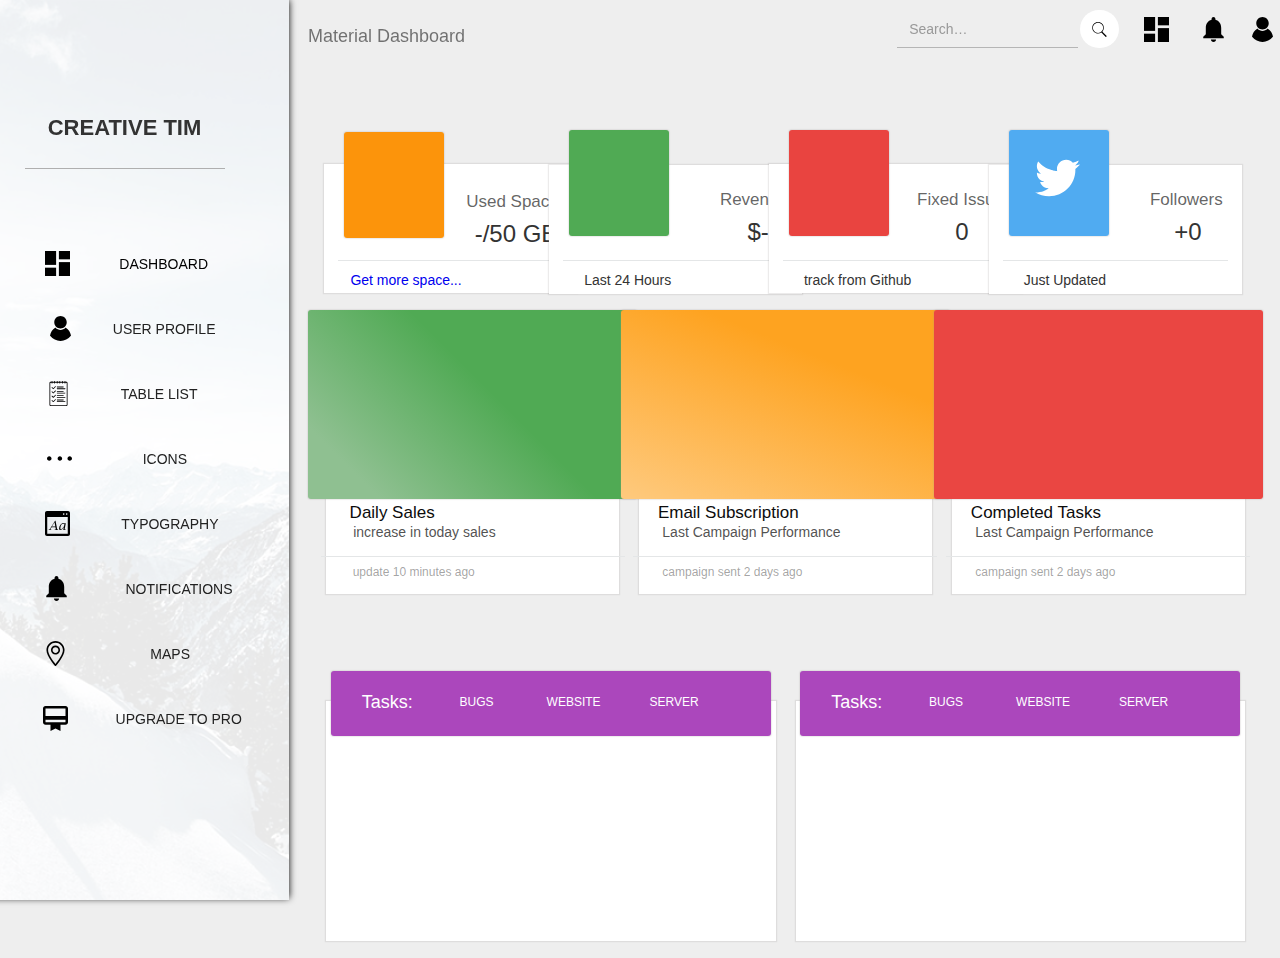
<file: index.html>
<!DOCTYPE html>
<!--  This site was created in Webflow. http://www.webflow.com  -->
<!--  Last Published: Tue Jul 17 2018 12:56:55 GMT+0000 (UTC)  -->
<html data-wf-page="5b44975a121900d828404466" data-wf-site="5b44975a12190017e9404465">
<head>
  <meta charset="utf-8">
  <title>Educator Dashborad Design(Umer)</title>
  <meta content="width=device-width, initial-scale=1" name="viewport">
  <meta content="Webflow" name="generator">
  <link href="css/normalize.css" rel="stylesheet" type="text/css">
  <link href="css/webflow.css" rel="stylesheet" type="text/css">
  <link href="css/educator-dashborad-design-umer.webflow.css" rel="stylesheet" type="text/css">
  <!-- [if lt IE 9]><script src="https://cdnjs.cloudflare.com/ajax/libs/html5shiv/3.7.3/html5shiv.min.js" type="text/javascript"></script><![endif] -->
  <script type="text/javascript">!function(o,c){var n=c.documentElement,t=" w-mod-";n.className+=t+"js",("ontouchstart"in o||o.DocumentTouch&&c instanceof DocumentTouch)&&(n.className+=t+"touch")}(window,document);</script>
  <link href="https://daks2k3a4ib2z.cloudfront.net/img/favicon.ico" rel="shortcut icon" type="image/x-icon">
  <link href="https://daks2k3a4ib2z.cloudfront.net/img/webclip.png" rel="apple-touch-icon">
</head>
<body class="body">
  <div data-collapse="medium" data-animation="default" data-duration="400" class="leftnavigation w-nav">
    <div class="backgroundimage_div"></div>
    <div class="leftnavigation_container w-container">
      <div class="logo">
        <h1 class="heading">CREATIVE TIM</h1>
      </div>
      <div class="seperating_line"></div>
      <div class="leftnavigation_buttons">
        <div class="side-bar-naigation-button"><img src="images/565489.svg" width="25" height="25" class="image-9"><a href="index.html" class="nav-link-2 w-nav-link w--current">DASHBOARD</a></div>
        <div class="side-bar-naigation-button"><img src="images/44948.svg" width="25" height="25"><a href="profile.html" class="nav-link-3 w-nav-link">USER PROFILE</a></div>
        <div class="side-bar-naigation-button"><img src="images/114902.svg" width="25" height="25"><a href="#" class="nav-link-4 w-nav-link">TABLE LIST</a></div>
        <div class="side-bar-naigation-button"><img src="images/54076.svg" width="25" height="25" class="image-8"><a href="#" class="nav-link w-nav-link">ICONS</a></div>
        <div class="side-bar-naigation-button"><img src="images/32159.svg" width="25" height="25"><a href="#" class="nav-link-5 w-nav-link">TYPOGRAPHY</a></div>
        <div class="side-bar-naigation-button"><img src="images/565422.svg" width="25" height="25"><a href="#" class="nav-link-7 w-nav-link">NOTIFICATIONS</a></div>
        <div class="side-bar-naigation-button"><img src="images/446075.svg" width="25" height="25"><a href="#" class="nav-link-6 w-nav-link">MAPS</a></div>
        <div class="side-bar-naigation-button"><img src="images/565479.svg" width="25" height="25"><a href="#" class="nav-link-8 w-nav-link">UPGRADE TO PRO</a></div>
      </div>
    </div>
  </div>
  <div data-collapse="medium" data-animation="default" data-duration="400" class="navbar-2 w-nav">
    <div class="container-2 w-container"><a href="#" class="link-3">Material Dashboard</a>
      <div class="div-block-10">
        <form action="/search" class="search-2 w-form"><input type="search" class="search-input-2 w-input" maxlength="256" name="query" placeholder="Search…" id="search" required=""><input type="submit" value="          " class="search-button-2 w-button"></form>
        <div class="w-nav-button">
          <div class="w-icon-nav-menu"></div>
        </div>
        <nav role="navigation" class="nav-menu-2 w-nav-menu">
          <div class="div-block-11"><img src="images/565489.svg" width="25" height="25" class="image-12"><img src="images/565422.svg" width="25" height="25" class="image-11"><img src="images/44948.svg" width="25" height="25" class="image-13"></div>
        </nav>
      </div>
    </div>
  </div>
  <div class="section-2">
    <div class="row-2 w-row">
      <div class="column w-col w-col-3 w-col-medium-3 w-col-small-6 w-col-tiny-tiny-stack">
        <div class="div-block-14">
          <div class="div-block-15"></div><a href="#" class="link-4">Get more space...</a>
          <div class="usedspace_text">Used Space|   </div>
          <div class="text-block-2">-/50 GB    </div>
          <div class="div-block-16"></div>
        </div>
      </div>
      <div class="column-10 w-col w-col-3 w-col-medium-3 w-col-small-6 w-col-tiny-tiny-stack">
        <div>
          <div class="revenue_div_block">
            <div class="div-block-15"></div>
            <div class="revenue_text">Revenue    </div>
            <div class="dollar">$-     </div>
            <div class="green-box"></div>
            <div class="text-block-3">Last 24 Hours</div>
          </div>
        </div>
      </div>
      <div class="w-col w-col-3 w-col-medium-3 w-col-small-6 w-col-tiny-tiny-stack">
        <div class="div-block-27">
          <div class="fixedissue_div_block">
            <div class="div-block-15"></div>
            <div class="revenue_text-copy">Fixed Issues  </div>
            <div class="total_issues">0        </div>
            <div class="red-box"></div>
            <div class="text-block-3">track from Github</div>
          </div>
        </div>
      </div>
      <div class="column-11 w-col w-col-3 w-col-medium-3 w-col-small-6 w-col-tiny-tiny-stack">
        <div>
          <div class="followers_div_block">
            <div class="div-block-15"></div>
            <div class="followers_text">Followers    </div>
            <div class="total_issues">+0      </div>
            <div class="blue-box"><img src="images/124021.svg" width="61" class="image-15"></div>
            <div class="text-block-3">Just Updated</div>
          </div>
        </div>
      </div>
    </div>
  </div>
  <div class="section-3">
    <div class="row-3 w-row">
      <div class="column-2 w-col w-col-4 w-col-stack">
        <div class="email_subscription_graph_div">
          <div class="daily_graphy"></div>
          <div class="dailysales_text">      Daily Sales</div>
          <div class="dailysales_text_detail">        increase in today sales</div>
          <div class="dailysales_horizonatl_line"></div>
          <div class="dailysale_updatetext7">        update 10 minutes ago</div>
        </div>
      </div>
      <div class="column-3 w-col w-col-4 w-col-stack">
        <div class="email_subscription_graph_div">
          <div class="email_subscription_graph"></div>
          <div class="email_subscription_text">     Email Subscription</div>
          <div class="last_compaign_es_text">      Last Campaign Performance</div>
          <div class="dailysales_horizonatl_line"></div>
          <div class="compaign_update_es_text">       campaign sent 2 days ago</div>
        </div>
      </div>
      <div class="column-4 w-col w-col-4 w-col-stack">
        <div class="complete_task_graph_div">
          <div class="complete_task_graph"></div>
          <div class="complete_task_text">    Completed Tasks</div>
          <div class="last_camplaign_ct_text">      Last Campaign Performance</div>
          <div class="dailysales_horizonatl_line"></div>
          <div class="update_campaign_ct_text">       campaign sent 2 days ago</div>
        </div>
      </div>
    </div>
  </div>
  <div class="section-4">
    <div class="row-4 w-row">
      <div class="column-5 w-col w-col-6 w-col-stack w-col-tiny-tiny-stack">
        <div class="task_deatil_div">
          <div class="task_deatil_bar">
            <h4 class="heading-3">Tasks:</h4>
            <div class="div-block-17"><a href="#" class="link-5 w-button">BUGS</a><a href="#" class="link-6 w-button">WEBSITE</a><a href="#" class="link-7 w-button">SERVER</a></div>
          </div>
        </div>
      </div>
      <div class="column-6 w-col w-col-6 w-col-stack w-col-tiny-tiny-stack">
        <div class="employees_stats_div">
          <div class="task_deatil_bar">
            <h4 class="heading-3">Tasks:</h4>
            <div class="div-block-17"><a href="#" class="link-5 w-button">BUGS</a><a href="#" class="link-6 w-button">WEBSITE</a><a href="#" class="link-7 w-button">SERVER</a></div>
          </div>
        </div>
      </div>
    </div>
  </div>
  <script src="https://code.jquery.com/jquery-3.3.1.min.js" type="text/javascript" integrity="sha256-FgpCb/KJQlLNfOu91ta32o/NMZxltwRo8QtmkMRdAu8=" crossorigin="anonymous"></script>
  <script src="js/webflow.js" type="text/javascript"></script>
  <!-- [if lte IE 9]><script src="https://cdnjs.cloudflare.com/ajax/libs/placeholders/3.0.2/placeholders.min.js"></script><![endif] -->
</body>
</html>
</file>
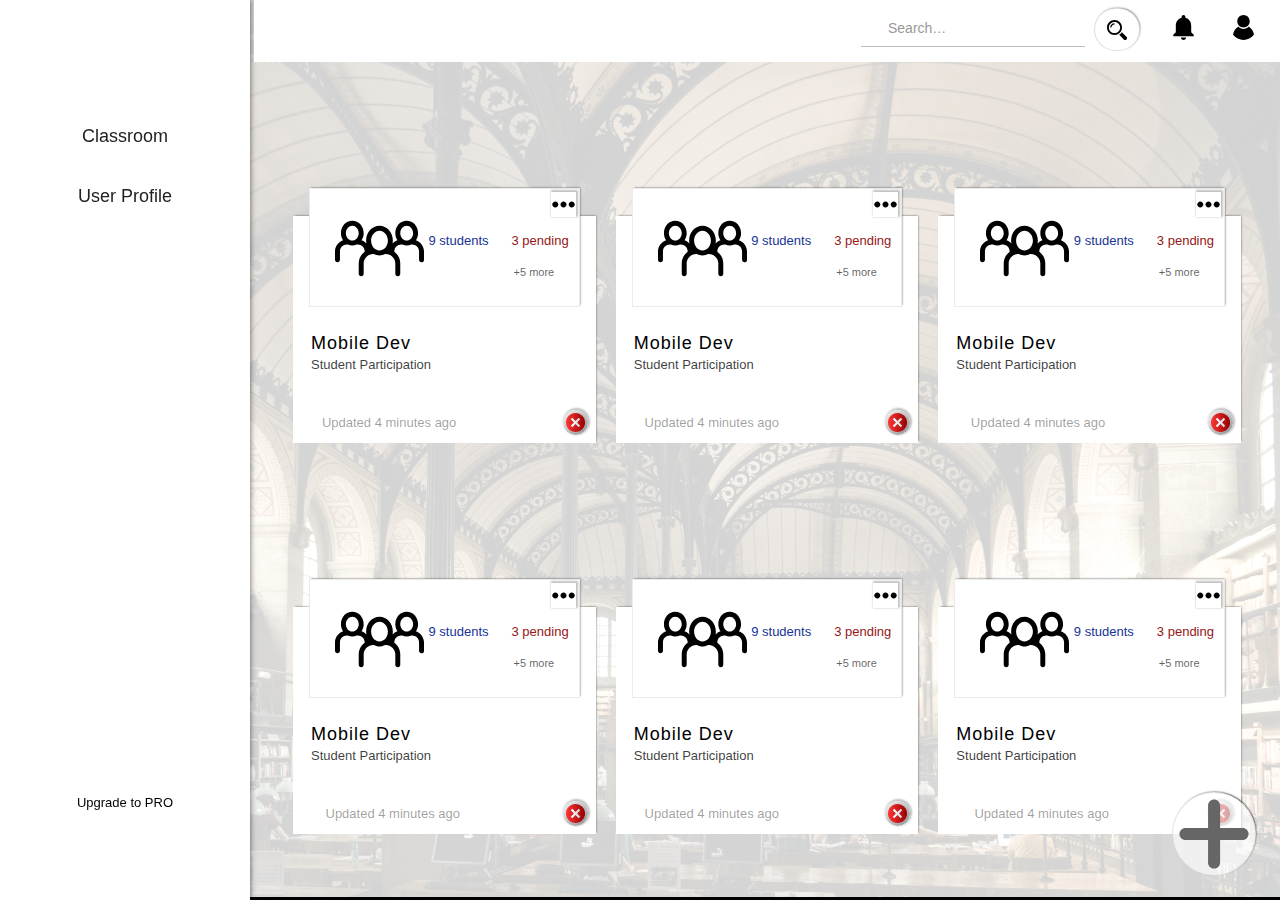
<file: create-classroom.html>
<!DOCTYPE html>
<!--  This site was created in Webflow. http://www.webflow.com  -->
<!--  Last Published: Tue Jul 17 2018 12:56:55 GMT+0000 (UTC)  -->
<html data-wf-page="5b4889fd9918eaea06ad9d65" data-wf-site="5b44975a12190017e9404465">
<head>
  <meta charset="utf-8">
  <title>Create Classroom</title>
  <meta content="Create Classroom" property="og:title">
  <meta content="width=device-width, initial-scale=1" name="viewport">
  <meta content="Webflow" name="generator">
  <link href="css/normalize.css" rel="stylesheet" type="text/css">
  <link href="css/webflow.css" rel="stylesheet" type="text/css">
  <link href="css/educator-dashborad-design-umer.webflow.css" rel="stylesheet" type="text/css">
  <!-- [if lt IE 9]><script src="https://cdnjs.cloudflare.com/ajax/libs/html5shiv/3.7.3/html5shiv.min.js" type="text/javascript"></script><![endif] -->
  <script type="text/javascript">!function(o,c){var n=c.documentElement,t=" w-mod-";n.className+=t+"js",("ontouchstart"in o||o.DocumentTouch&&c instanceof DocumentTouch)&&(n.className+=t+"touch")}(window,document);</script>
  <link href="https://daks2k3a4ib2z.cloudfront.net/img/favicon.ico" rel="shortcut icon" type="image/x-icon">
  <link href="https://daks2k3a4ib2z.cloudfront.net/img/webclip.png" rel="apple-touch-icon">
</head>
<body class="body-3">
  <div class="background_image">
    <div data-collapse="medium" data-animation="default" data-duration="400" class="navbar-3 w-nav">
      <div class="container-3 w-container">
        <div class="div-block-28">
          <nav role="navigation" class="nav-menu-3 w-nav-menu">
            <div class="div-block-25"><a href="#" class="nav-link-10 w-nav-link">Classroom</a></div>
            <div><a href="#" class="nav-link-11 w-nav-link">User Profile</a></div>
          </nav>
          <div class="w-nav-button">
            <div class="w-icon-nav-menu"></div>
          </div>
        </div>
      </div>
      <div class="div-block-29"><a href="#" class="link-8">Upgrade to PRO</a></div>
    </div>
    <div data-collapse="medium" data-animation="default" data-duration="400" class="navbar-4 w-nav">
      <div class="container-4 w-container"><a href="#" class="brand-3 w-nav-brand"></a>
        <div class="div-block-26">
          <div class="div-block-21">
            <form action="/search" class="search-3 w-form"><input type="search" class="search-input-3 w-input" maxlength="256" name="query" placeholder="Search…" id="search" required=""><input type="submit" value=" " class="search-button-3 w-button"></form>
          </div>
          <nav role="navigation" class="nav-menu-4 w-nav-menu"><a href="#" class="link-10 w-button">‍</a><a href="#" class="link-9 w-button">‍</a></nav>
        </div>
        <div class="menu-button w-nav-button">
          <div class="icon w-icon-nav-menu"></div>
        </div>
      </div>
    </div>
    <div class="section-6">
      <div class="row-5 w-row">
        <div class="column-7 w-col w-col-4 w-col-stack w-col-small-small-stack w-col-tiny-tiny-stack">
          <div class="classroom_div">
            <div class="number_of_student_div"><img src="images/130540.svg" width="89" class="classroom_image">
              <div class="studnet_and_pending_div">
                <div class="number_of_student_text">9 students</div>
                <div class="pending_text">3 pending</div>
              </div>
              <div class="folower_text">+5 more        </div><a href="#" class="edit_button w-button">‍</a></div>
            <h3 class="course_name_text">   Mobile Dev</h3>
            <div class="student_participant_text">     Student Participation</div>
            <div class="update_text">        Updated 4 minutes ago</div><a href="#" class="delete_button w-button">‍</a></div>
        </div>
        <div class="column-8 w-col w-col-4 w-col-stack w-col-small-small-stack w-col-tiny-tiny-stack">
          <div class="classroom_div">
            <div class="number_of_student_div"><img src="images/130540.svg" width="89" class="classroom_image">
              <div class="studnet_and_pending_div">
                <div class="number_of_student_text">9 students</div>
                <div class="pending_text">3 pending</div>
              </div>
              <div class="folower_text">+5 more        </div><a href="#" class="edit_button w-button">‍</a></div>
            <h3 class="course_name_text">   Mobile Dev</h3>
            <div class="student_participant_text">     Student Participation</div>
            <div class="update_text">        Updated 4 minutes ago</div><a href="#" class="delete_button w-button">‍</a></div>
        </div>
        <div class="column-9 w-col w-col-4 w-col-stack w-col-small-small-stack w-col-tiny-tiny-stack">
          <div class="classroom_div">
            <div class="number_of_student_div"><img src="images/130540.svg" width="89" class="classroom_image">
              <div class="studnet_and_pending_div">
                <div class="number_of_student_text">9 students</div>
                <div class="pending_text">3 pending</div>
              </div>
              <div class="folower_text">+5 more        </div><a href="#" class="edit_button w-button">‍</a></div>
            <h3 class="course_name_text">   Mobile Dev</h3>
            <div class="student_participant_text">     Student Participation</div>
            <div class="update_text">         Updated 4 minutes ago</div><a href="#" class="delete_button w-button">‍</a></div>
        </div>
      </div>
    </div>
    <div class="section-6">
      <div class="row-5 w-row">
        <div class="column-7 w-col w-col-4 w-col-small-small-stack w-col-tiny-tiny-stack w-col-stack">
          <div class="classroom_div">
            <div class="number_of_student_div"><img src="images/130540.svg" width="89" class="classroom_image">
              <div class="studnet_and_pending_div">
                <div class="number_of_student_text">9 students</div>
                <div class="pending_text">3 pending</div>
              </div>
              <div class="folower_text">+5 more        </div><a href="#" class="edit_button w-button">‍</a></div>
            <h3 class="course_name_text">   Mobile Dev</h3>
            <div class="student_participant_text">     Student Participation</div>
            <div class="update_text">          Updated 4 minutes ago</div><a href="#" class="delete_button w-button">‍</a></div>
        </div>
        <div class="column-8 w-col w-col-4 w-col-small-small-stack w-col-tiny-tiny-stack w-col-stack">
          <div class="classroom_div">
            <div class="number_of_student_div"><img src="images/130540.svg" width="89" class="classroom_image">
              <div class="studnet_and_pending_div">
                <div class="number_of_student_text">9 students</div>
                <div class="pending_text">3 pending</div>
              </div>
              <div class="folower_text">+5 more        </div><a href="#" class="edit_button w-button">‍</a></div>
            <h3 class="course_name_text">   Mobile Dev</h3>
            <div class="student_participant_text">     Student Participation</div>
            <div class="update_text">        Updated 4 minutes ago</div><a href="#" class="delete_button w-button">‍</a></div>
        </div>
        <div class="column-9 w-col w-col-4 w-col-small-small-stack w-col-tiny-tiny-stack w-col-stack">
          <div class="classroom_div">
            <div class="number_of_student_div"><img src="images/130540.svg" width="89" class="classroom_image">
              <div class="studnet_and_pending_div">
                <div class="number_of_student_text">9 students</div>
                <div class="pending_text">3 pending</div>
              </div>
              <div class="folower_text">+5 more        </div><a href="#" class="edit_button w-button">‍</a></div>
            <h3 class="course_name_text">   Mobile Dev</h3>
            <div class="student_participant_text">     Student Participation</div>
            <div class="update_text">          Updated 4 minutes ago</div><a href="#" class="delete_button w-button">‍</a></div>
        </div>
      </div>
    </div>
  </div>
  <div class="add_class"><img src="images/plus-sign.svg" width="82"></div>
  <script src="https://code.jquery.com/jquery-3.3.1.min.js" type="text/javascript" integrity="sha256-FgpCb/KJQlLNfOu91ta32o/NMZxltwRo8QtmkMRdAu8=" crossorigin="anonymous"></script>
  <script src="js/webflow.js" type="text/javascript"></script>
  <!-- [if lte IE 9]><script src="https://cdnjs.cloudflare.com/ajax/libs/placeholders/3.0.2/placeholders.min.js"></script><![endif] -->
</body>
</html>
</file>
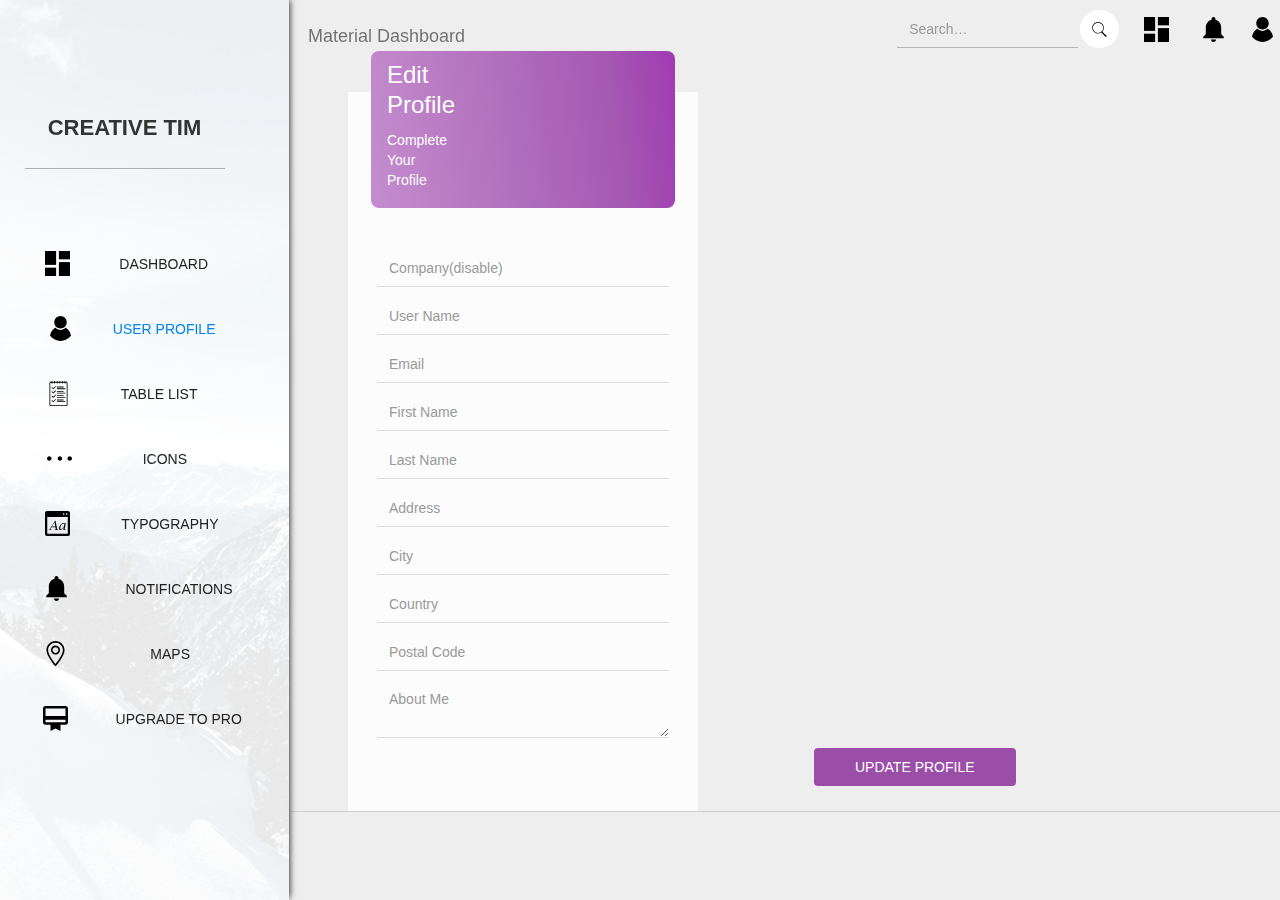
<file: profile.html>
<!DOCTYPE html>
<!--  This site was created in Webflow. http://www.webflow.com  -->
<!--  Last Published: Tue Jul 17 2018 12:56:55 GMT+0000 (UTC)  -->
<html data-wf-page="5b4866c5c5755931bfd79a37" data-wf-site="5b44975a12190017e9404465">
<head>
  <meta charset="utf-8">
  <title>Profile</title>
  <meta content="Profile" property="og:title">
  <meta content="width=device-width, initial-scale=1" name="viewport">
  <meta content="Webflow" name="generator">
  <link href="css/normalize.css" rel="stylesheet" type="text/css">
  <link href="css/webflow.css" rel="stylesheet" type="text/css">
  <link href="css/educator-dashborad-design-umer.webflow.css" rel="stylesheet" type="text/css">
  <!-- [if lt IE 9]><script src="https://cdnjs.cloudflare.com/ajax/libs/html5shiv/3.7.3/html5shiv.min.js" type="text/javascript"></script><![endif] -->
  <script type="text/javascript">!function(o,c){var n=c.documentElement,t=" w-mod-";n.className+=t+"js",("ontouchstart"in o||o.DocumentTouch&&c instanceof DocumentTouch)&&(n.className+=t+"touch")}(window,document);</script>
  <link href="https://daks2k3a4ib2z.cloudfront.net/img/favicon.ico" rel="shortcut icon" type="image/x-icon">
  <link href="https://daks2k3a4ib2z.cloudfront.net/img/webclip.png" rel="apple-touch-icon">
</head>
<body class="body-2">
  <div data-collapse="medium" data-animation="default" data-duration="400" class="leftnavigation w-nav">
    <div class="backgroundimage_div"></div>
    <div class="leftnavigation_container w-container">
      <div class="logo">
        <h1 class="heading">CREATIVE TIM</h1>
      </div>
      <div class="seperating_line"></div>
      <div class="leftnavigation_buttons">
        <div class="side-bar-naigation-button"><img src="images/565489.svg" width="25" height="25" class="image-9"><a href="index.html" class="nav-link-2 w-nav-link">DASHBOARD</a></div>
        <div class="side-bar-naigation-button"><img src="images/44948.svg" width="25" height="25"><a href="profile.html" class="nav-link-3 w-nav-link w--current">USER PROFILE</a></div>
        <div class="side-bar-naigation-button"><img src="images/114902.svg" width="25" height="25"><a href="#" class="nav-link-4 w-nav-link">TABLE LIST</a></div>
        <div class="side-bar-naigation-button"><img src="images/54076.svg" width="25" height="25" class="image-8"><a href="#" class="nav-link w-nav-link">ICONS</a></div>
        <div class="side-bar-naigation-button"><img src="images/32159.svg" width="25" height="25"><a href="#" class="nav-link-5 w-nav-link">TYPOGRAPHY</a></div>
        <div class="side-bar-naigation-button"><img src="images/565422.svg" width="25" height="25"><a href="#" class="nav-link-7 w-nav-link">NOTIFICATIONS</a></div>
        <div class="side-bar-naigation-button"><img src="images/446075.svg" width="25" height="25"><a href="#" class="nav-link-6 w-nav-link">MAPS</a></div>
        <div class="side-bar-naigation-button"><img src="images/565479.svg" width="25" height="25"><a href="#" class="nav-link-8 w-nav-link">UPGRADE TO PRO</a></div>
      </div>
    </div>
  </div>
  <div data-collapse="medium" data-animation="default" data-duration="400" class="navbar-2 w-nav">
    <div class="container-2 w-container"><a href="#" class="link-3">Material Dashboard</a>
      <div class="div-block-10">
        <form action="/search" class="search-2 w-form"><input type="search" class="search-input-2 w-input" maxlength="256" name="query" placeholder="Search…" id="search" required=""><input type="submit" value="          " class="search-button-2 w-button"></form>
        <div class="w-nav-button">
          <div class="w-icon-nav-menu"></div>
        </div>
        <nav role="navigation" class="nav-menu-2 w-nav-menu">
          <div class="div-block-11"><img src="images/565489.svg" width="25" height="25" class="image-12"><img src="images/565422.svg" width="25" height="25" class="image-11"><img src="images/44948.svg" width="25" height="25" class="image-13"></div>
        </nav>
      </div>
    </div>
  </div>
  <div class="section-5">
    <div class="div-block-20"></div>
    <div class="div-block-18">
      <div class="div-block-19">
        <h3 class="heading-4">Edit Profile</h3>
        <div class="text-block-4">Complete Your Profile</div>
      </div>
      <div class="w-form">
        <form id="email-form" name="email-form" data-name="Email Form" class="form"><input type="text" class="text-field w-input" maxlength="256" name="Company_name" data-name="Company_name" placeholder="Company(disable)" id="Company_name"><input type="text" class="text-field-2 w-input" maxlength="256" name="username" data-name="username" placeholder="User Name" id="username" required=""><input type="text" class="text-field-3 w-input" maxlength="256" name="email" data-name="email" placeholder="Email" id="email-3"><input type="text" class="text-field-4 w-input" maxlength="256" name="first_name" data-name="first_name" placeholder="First Name" id="first_name"><input type="text" class="text-field-5 w-input" maxlength="256" name="last-name" data-name="last-name" placeholder="Last Name" id="last-name"><input type="text" class="text-field-6 w-input" maxlength="256" name="address" data-name="address" placeholder="Address" id="address"><input type="text" class="text-field-7 w-input" maxlength="256" name="city_name" data-name="city_name" placeholder="City" id="city_name"><input type="text" class="text-field-8 w-input" maxlength="256" name="country_name" data-name="country_name" placeholder="Country" id="country_name"><input type="text" class="text-field-9 w-input" maxlength="256" name="postal_code" data-name="postal_code" placeholder="Postal Code" id="postal_code"><textarea id="about_me" name="about_me" placeholder="About Me" maxlength="5000" data-name="about_me" class="textarea w-input"></textarea><input type="submit" value="UPDATE PROFILE" data-wait="Please wait..." class="submit-button w-button"></form>
        <div class="w-form-done">
          <div>Thank you! Your submission has been received!</div>
        </div>
        <div class="w-form-fail">
          <div>Oops! Something went wrong while submitting the form.</div>
        </div>
      </div>
    </div>
  </div>
  <script src="https://code.jquery.com/jquery-3.3.1.min.js" type="text/javascript" integrity="sha256-FgpCb/KJQlLNfOu91ta32o/NMZxltwRo8QtmkMRdAu8=" crossorigin="anonymous"></script>
  <script src="js/webflow.js" type="text/javascript"></script>
  <!-- [if lte IE 9]><script src="https://cdnjs.cloudflare.com/ajax/libs/placeholders/3.0.2/placeholders.min.js"></script><![endif] -->
</body>
</html>
</file>
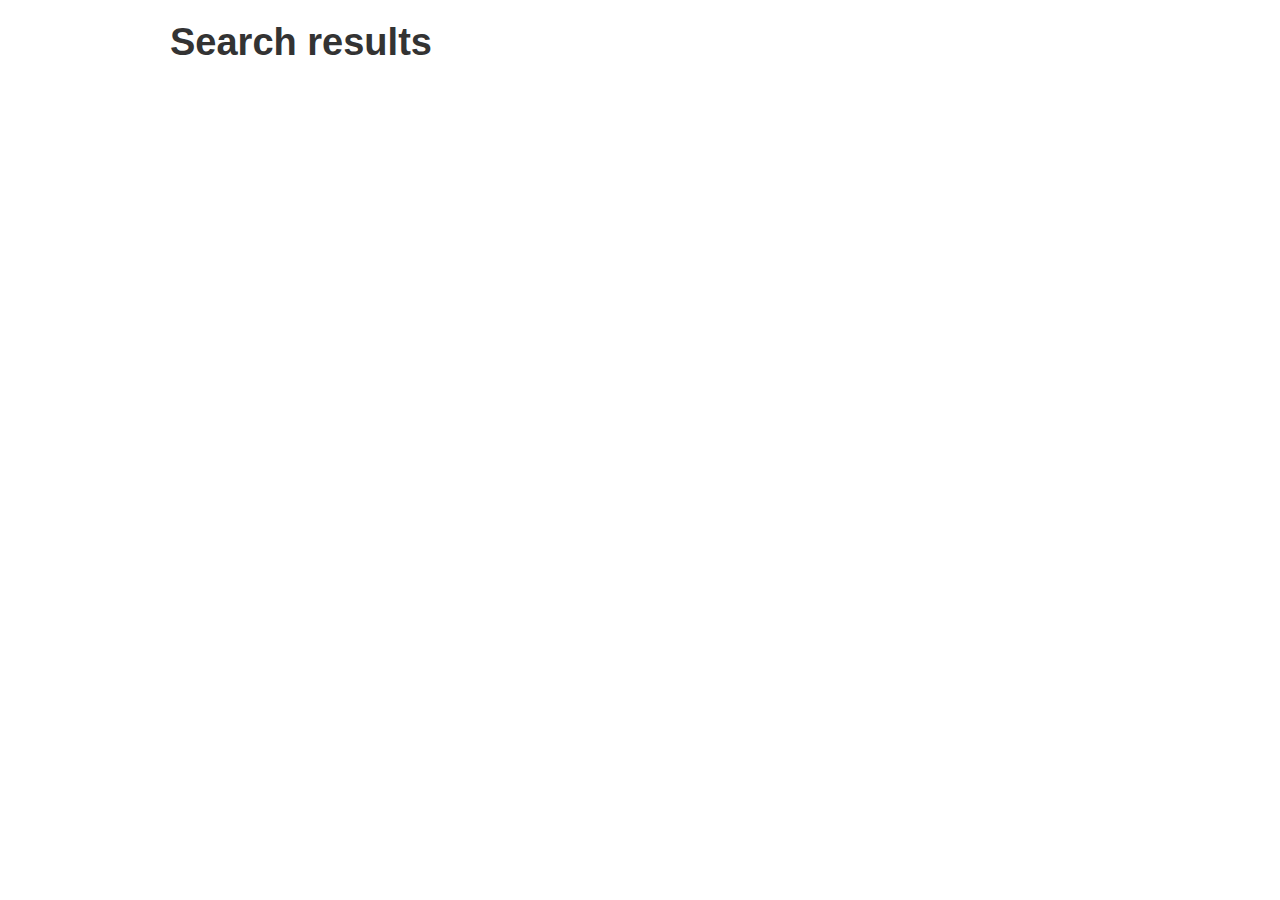
<file: search.html>
<!DOCTYPE html>
<!--  This site was created in Webflow. http://www.webflow.com  -->
<!--  Last Published: Tue Jul 17 2018 12:56:55 GMT+0000 (UTC)  -->
<html data-wf-page="5b44a07399b7881111d6e009" data-wf-site="5b44975a12190017e9404465">
<head>
  <meta charset="utf-8">
  <title>Search Results</title>
  <meta content="Search Results" property="og:title">
  <meta content="width=device-width, initial-scale=1" name="viewport">
  <meta content="Webflow" name="generator">
  <link href="css/normalize.css" rel="stylesheet" type="text/css">
  <link href="css/webflow.css" rel="stylesheet" type="text/css">
  <link href="css/educator-dashborad-design-umer.webflow.css" rel="stylesheet" type="text/css">
  <!-- [if lt IE 9]><script src="https://cdnjs.cloudflare.com/ajax/libs/html5shiv/3.7.3/html5shiv.min.js" type="text/javascript"></script><![endif] -->
  <script type="text/javascript">!function(o,c){var n=c.documentElement,t=" w-mod-";n.className+=t+"js",("ontouchstart"in o||o.DocumentTouch&&c instanceof DocumentTouch)&&(n.className+=t+"touch")}(window,document);</script>
  <link href="https://daks2k3a4ib2z.cloudfront.net/img/favicon.ico" rel="shortcut icon" type="image/x-icon">
  <link href="https://daks2k3a4ib2z.cloudfront.net/img/webclip.png" rel="apple-touch-icon">
</head>
<body>
  <div class="w-container">
    <h1>Search results</h1>
  </div>
  <script src="https://code.jquery.com/jquery-3.3.1.min.js" type="text/javascript" integrity="sha256-FgpCb/KJQlLNfOu91ta32o/NMZxltwRo8QtmkMRdAu8=" crossorigin="anonymous"></script>
  <script src="js/webflow.js" type="text/javascript"></script>
  <!-- [if lte IE 9]><script src="https://cdnjs.cloudflare.com/ajax/libs/placeholders/3.0.2/placeholders.min.js"></script><![endif] -->
</body>
</html>
</file>
<file: css/webflow.css>
@font-face {
  font-family: 'webflow-icons';
  src: url("[data-uri]") format('truetype');
  font-weight: normal;
  font-style: normal;
}
[class^="w-icon-"],
[class*=" w-icon-"] {
  /* use !important to prevent issues with browser extensions that change fonts */
  font-family: 'webflow-icons' !important;
  speak: none;
  font-style: normal;
  font-weight: normal;
  font-variant: normal;
  text-transform: none;
  line-height: 1;
  /* Better Font Rendering =========== */
  -webkit-font-smoothing: antialiased;
  -moz-osx-font-smoothing: grayscale;
}
.w-icon-slider-right:before {
  content: "\e600";
}
.w-icon-slider-left:before {
  content: "\e601";
}
.w-icon-nav-menu:before {
  content: "\e602";
}
.w-icon-arrow-down:before,
.w-icon-dropdown-toggle:before {
  content: "\e603";
}
.w-icon-file-upload-remove:before {
  content: "\e900";
}
* {
  -webkit-box-sizing: border-box;
  -moz-box-sizing: border-box;
  box-sizing: border-box;
}
html {
  height: 100%;
}
body {
  margin: 0;
  min-height: 100%;
  background-color: #fff;
  font-family: Arial, sans-serif;
  font-size: 14px;
  line-height: 20px;
  color: #333;
}
img {
  max-width: 100%;
  vertical-align: middle;
  display: inline-block;
}
html.w-mod-touch * {
  background-attachment: scroll !important;
}
.w-block {
  display: block;
}
.w-inline-block {
  max-width: 100%;
  display: inline-block;
}
.w-clearfix:before,
.w-clearfix:after {
  content: " ";
  display: table;
}
.w-clearfix:after {
  clear: both;
}
.w-hidden {
  display: none;
}
.w-button {
  display: inline-block;
  padding: 9px 15px;
  background-color: #3898EC;
  color: white;
  border: 0;
  line-height: inherit;
  text-decoration: none;
  cursor: pointer;
  border-radius: 0;
}
input.w-button {
  -webkit-appearance: button;
}
html[data-w-dynpage] [data-w-cloak] {
  color: transparent !important;
}
.w-webflow-badge,
.w-webflow-badge * {
  position: static;
  left: auto;
  top: auto;
  right: auto;
  bottom: auto;
  z-index: auto;
  display: block;
  visibility: visible;
  overflow: visible;
  overflow-x: visible;
  overflow-y: visible;
  box-sizing: border-box;
  width: auto;
  height: auto;
  max-height: none;
  max-width: none;
  min-height: 0;
  min-width: 0;
  margin: 0;
  padding: 0;
  float: none;
  clear: none;
  border: 0 none transparent;
  border-radius: 0;
  background: none;
  background-image: none;
  background-position: 0% 0%;
  background-size: auto auto;
  background-repeat: repeat;
  background-origin: padding-box;
  background-clip: border-box;
  background-attachment: scroll;
  background-color: transparent;
  box-shadow: none;
  opacity: 1.0;
  transform: none;
  transition: none;
  direction: ltr;
  font-family: inherit;
  font-weight: inherit;
  color: inherit;
  font-size: inherit;
  line-height: inherit;
  font-style: inherit;
  font-variant: inherit;
  text-align: inherit;
  letter-spacing: inherit;
  text-decoration: inherit;
  text-indent: 0;
  text-transform: inherit;
  list-style-type: disc;
  text-shadow: none;
  font-smoothing: auto;
  vertical-align: baseline;
  cursor: inherit;
  white-space: inherit;
  word-break: normal;
  word-spacing: normal;
  word-wrap: normal;
}
.w-webflow-badge {
  position: fixed !important;
  display: inline-block !important;
  visibility: visible !important;
  opacity: 1 !important;
  z-index: 2147483647 !important;
  top: auto !important;
  right: 12px !important;
  bottom: 12px !important;
  left: auto !important;
  color: #AAADB0 !important;
  background-color: #fff !important;
  border-radius: 3px !important;
  padding: 6px 8px 6px 6px !important;
  font-size: 12px !important;
  opacity: 1.0 !important;
  line-height: 14px !important;
  text-decoration: none !important;
  transform: none !important;
  margin: 0 !important;
  width: auto !important;
  height: auto !important;
  overflow: visible !important;
  white-space: nowrap;
  box-shadow: 0 0 0 1px rgba(0, 0, 0, 0.1), 0px 1px 3px rgba(0, 0, 0, 0.1);
}
.w-webflow-badge > img {
  display: inline-block !important;
  visibility: visible !important;
  opacity: 1 !important;
  vertical-align: middle !important;
}
h1,
h2,
h3,
h4,
h5,
h6 {
  font-weight: bold;
  margin-bottom: 10px;
}
h1 {
  font-size: 38px;
  line-height: 44px;
  margin-top: 20px;
}
h2 {
  font-size: 32px;
  line-height: 36px;
  margin-top: 20px;
}
h3 {
  font-size: 24px;
  line-height: 30px;
  margin-top: 20px;
}
h4 {
  font-size: 18px;
  line-height: 24px;
  margin-top: 10px;
}
h5 {
  font-size: 14px;
  line-height: 20px;
  margin-top: 10px;
}
h6 {
  font-size: 12px;
  line-height: 18px;
  margin-top: 10px;
}
p {
  margin-top: 0;
  margin-bottom: 10px;
}
blockquote {
  margin: 0 0 10px 0;
  padding: 10px 20px;
  border-left: 5px solid #E2E2E2;
  font-size: 18px;
  line-height: 22px;
}
figure {
  margin: 0;
  margin-bottom: 10px;
}
figcaption {
  margin-top: 5px;
  text-align: center;
}
ul,
ol {
  margin-top: 0px;
  margin-bottom: 10px;
  padding-left: 40px;
}
.w-list-unstyled {
  padding-left: 0;
  list-style: none;
}
.w-embed:before,
.w-embed:after {
  content: " ";
  display: table;
}
.w-embed:after {
  clear: both;
}
.w-video {
  width: 100%;
  position: relative;
  padding: 0;
}
.w-video iframe,
.w-video object,
.w-video embed {
  position: absolute;
  top: 0;
  left: 0;
  width: 100%;
  height: 100%;
}
fieldset {
  padding: 0;
  margin: 0;
  border: 0;
}
button,
html input[type="button"],
input[type="reset"] {
  border: 0;
  cursor: pointer;
  -webkit-appearance: button;
}
.w-form {
  margin: 0 0 15px;
}
.w-form-done {
  display: none;
  padding: 20px;
  text-align: center;
  background-color: #dddddd;
}
.w-form-fail {
  display: none;
  margin-top: 10px;
  padding: 10px;
  background-color: #ffdede;
}
label {
  display: block;
  margin-bottom: 5px;
  font-weight: bold;
}
.w-input,
.w-select {
  display: block;
  width: 100%;
  height: 38px;
  padding: 8px 12px;
  margin-bottom: 10px;
  font-size: 14px;
  line-height: 1.428571429;
  color: #333333;
  vertical-align: middle;
  background-color: #ffffff;
  border: 1px solid #cccccc;
}
.w-input:-moz-placeholder,
.w-select:-moz-placeholder {
  color: #999;
}
.w-input::-moz-placeholder,
.w-select::-moz-placeholder {
  color: #999;
  opacity: 1;
}
.w-input:-ms-input-placeholder,
.w-select:-ms-input-placeholder {
  color: #999;
}
.w-input::-webkit-input-placeholder,
.w-select::-webkit-input-placeholder {
  color: #999;
}
.w-input:focus,
.w-select:focus {
  border-color: #3898EC;
  outline: 0;
}
.w-input[disabled],
.w-select[disabled],
.w-input[readonly],
.w-select[readonly],
fieldset[disabled] .w-input,
fieldset[disabled] .w-select {
  cursor: not-allowed;
  background-color: #eeeeee;
}
textarea.w-input,
textarea.w-select {
  height: auto;
}
.w-select {
  background-image: -webkit-linear-gradient(white 0%, #f3f3f3 100%);
  background-image: linear-gradient(white 0%, #f3f3f3 100%);
}
.w-select[multiple] {
  height: auto;
}
.w-form-label {
  display: inline-block;
  cursor: pointer;
  font-weight: normal;
  margin-bottom: 0px;
}
.w-checkbox,
.w-radio {
  display: block;
  margin-bottom: 5px;
  padding-left: 20px;
}
.w-checkbox:before,
.w-radio:before,
.w-checkbox:after,
.w-radio:after {
  content: " ";
  display: table;
}
.w-checkbox:after,
.w-radio:after {
  clear: both;
}
.w-checkbox-input,
.w-radio-input {
  margin: 4px 0 0;
  margin-top: 1px \9;
  line-height: normal;
  float: left;
  margin-left: -20px;
}
.w-radio-input {
  margin-top: 3px;
}
.w-file-upload {
  display: block;
  margin-bottom: 10px;
}
.w-file-upload-input {
  width: 0.1px;
  height: 0.1px;
  opacity: 0;
  overflow: hidden;
  position: absolute;
  z-index: -100;
}
.w-file-upload-default,
.w-file-upload-uploading,
.w-file-upload-success {
  display: inline-block;
  color: #333333;
}
.w-file-upload-error {
  display: block;
  margin-top: 10px;
}
.w-file-upload-default.w-hidden,
.w-file-upload-uploading.w-hidden,
.w-file-upload-error.w-hidden,
.w-file-upload-success.w-hidden {
  display: none;
}
.w-file-upload-uploading-btn {
  display: inline-block;
  font-size: 14px;
  font-weight: normal;
  cursor: pointer;
  margin: 0;
  padding: 8px 12px 8px 40px;
  border: 1px solid #cccccc;
  background-color: #fafafa;
  background-image: url("[data-uri]");
  background-position: 12px 50%;
  background-size: 20px 20px;
  background-repeat: no-repeat;
}
.w-file-upload-file {
  display: flex;
  flex-grow: 1;
  justify-content: space-between;
  margin: 0;
  padding: 8px 9px 8px 11px;
  border: 1px solid #cccccc;
  background-color: #fafafa;
}
.w-file-upload-file-name {
  font-size: 14px;
  font-weight: normal;
  display: block;
}
.w-file-remove-link {
  margin-top: 3px;
  margin-left: 10px;
  width: auto;
  height: auto;
  padding: 3px;
  display: block;
  cursor: pointer;
}
.w-icon-file-upload-remove {
  margin: auto;
  font-size: 10px;
}
.w-file-upload-error-msg {
  display: inline-block;
  color: #ea384c;
  padding: 2px 0;
}
.w-file-upload-info {
  display: inline-block;
  line-height: 38px;
  padding: 0 12px;
}
.w-file-upload-label {
  display: inline-block;
  font-size: 14px;
  font-weight: normal;
  cursor: pointer;
  margin: 0;
  padding: 8px 12px 8px 40px;
  border: 1px solid #cccccc;
  background-color: #fafafa;
  background-image: url("[data-uri]");
  background-position: 12px 50%;
  background-size: 20px 20px;
  background-repeat: no-repeat;
}
.w-icon-file-upload {
  width: 20px;
  height: 20px;
  margin-right: 8px;
}
.w-icon-file-upload-svg {
  width: 100%;
  height: 100%;
}
.w-container {
  margin-left: auto;
  margin-right: auto;
  max-width: 940px;
}
.w-container:before,
.w-container:after {
  content: " ";
  display: table;
}
.w-container:after {
  clear: both;
}
.w-container .w-row {
  margin-left: -10px;
  margin-right: -10px;
}
.w-row:before,
.w-row:after {
  content: " ";
  display: table;
}
.w-row:after {
  clear: both;
}
.w-row .w-row {
  margin-left: 0;
  margin-right: 0;
}
.w-col {
  position: relative;
  float: left;
  width: 100%;
  min-height: 1px;
  padding-left: 10px;
  padding-right: 10px;
}
.w-col .w-col {
  padding-left: 0;
  padding-right: 0;
}
.w-col-1 {
  width: 8.33333333%;
}
.w-col-2 {
  width: 16.66666667%;
}
.w-col-3 {
  width: 25%;
}
.w-col-4 {
  width: 33.33333333%;
}
.w-col-5 {
  width: 41.66666667%;
}
.w-col-6 {
  width: 50%;
}
.w-col-7 {
  width: 58.33333333%;
}
.w-col-8 {
  width: 66.66666667%;
}
.w-col-9 {
  width: 75%;
}
.w-col-10 {
  width: 83.33333333%;
}
.w-col-11 {
  width: 91.66666667%;
}
.w-col-12 {
  width: 100%;
}
.w-hidden-main {
  display: none !important;
}
@media screen and (max-width: 991px) {
  .w-container {
    max-width: 728px;
  }
  .w-hidden-main {
    display: inherit !important;
  }
  .w-hidden-medium {
    display: none !important;
  }
  .w-col-medium-1 {
    width: 8.33333333%;
  }
  .w-col-medium-2 {
    width: 16.66666667%;
  }
  .w-col-medium-3 {
    width: 25%;
  }
  .w-col-medium-4 {
    width: 33.33333333%;
  }
  .w-col-medium-5 {
    width: 41.66666667%;
  }
  .w-col-medium-6 {
    width: 50%;
  }
  .w-col-medium-7 {
    width: 58.33333333%;
  }
  .w-col-medium-8 {
    width: 66.66666667%;
  }
  .w-col-medium-9 {
    width: 75%;
  }
  .w-col-medium-10 {
    width: 83.33333333%;
  }
  .w-col-medium-11 {
    width: 91.66666667%;
  }
  .w-col-medium-12 {
    width: 100%;
  }
  .w-col-stack {
    width: 100%;
    left: auto;
    right: auto;
  }
}
@media screen and (max-width: 767px) {
  .w-hidden-main {
    display: inherit !important;
  }
  .w-hidden-medium {
    display: inherit !important;
  }
  .w-hidden-small {
    display: none !important;
  }
  .w-row,
  .w-container .w-row {
    margin-left: 0;
    margin-right: 0;
  }
  .w-col {
    width: 100%;
    left: auto;
    right: auto;
  }
  .w-col-small-1 {
    width: 8.33333333%;
  }
  .w-col-small-2 {
    width: 16.66666667%;
  }
  .w-col-small-3 {
    width: 25%;
  }
  .w-col-small-4 {
    width: 33.33333333%;
  }
  .w-col-small-5 {
    width: 41.66666667%;
  }
  .w-col-small-6 {
    width: 50%;
  }
  .w-col-small-7 {
    width: 58.33333333%;
  }
  .w-col-small-8 {
    width: 66.66666667%;
  }
  .w-col-small-9 {
    width: 75%;
  }
  .w-col-small-10 {
    width: 83.33333333%;
  }
  .w-col-small-11 {
    width: 91.66666667%;
  }
  .w-col-small-12 {
    width: 100%;
  }
}
@media screen and (max-width: 479px) {
  .w-container {
    max-width: none;
  }
  .w-hidden-main {
    display: inherit !important;
  }
  .w-hidden-medium {
    display: inherit !important;
  }
  .w-hidden-small {
    display: inherit !important;
  }
  .w-hidden-tiny {
    display: none !important;
  }
  .w-col {
    width: 100%;
  }
  .w-col-tiny-1 {
    width: 8.33333333%;
  }
  .w-col-tiny-2 {
    width: 16.66666667%;
  }
  .w-col-tiny-3 {
    width: 25%;
  }
  .w-col-tiny-4 {
    width: 33.33333333%;
  }
  .w-col-tiny-5 {
    width: 41.66666667%;
  }
  .w-col-tiny-6 {
    width: 50%;
  }
  .w-col-tiny-7 {
    width: 58.33333333%;
  }
  .w-col-tiny-8 {
    width: 66.66666667%;
  }
  .w-col-tiny-9 {
    width: 75%;
  }
  .w-col-tiny-10 {
    width: 83.33333333%;
  }
  .w-col-tiny-11 {
    width: 91.66666667%;
  }
  .w-col-tiny-12 {
    width: 100%;
  }
}
.w-widget {
  position: relative;
}
.w-widget-map {
  width: 100%;
  height: 400px;
}
.w-widget-map label {
  width: auto;
  display: inline;
}
.w-widget-map img {
  max-width: inherit;
}
.w-widget-map .gm-style-iw {
  width: 90% !important;
  height: auto !important;
  top: 7px !important;
  left: 6% !important;
  display: inline;
  text-align: center;
  overflow: hidden;
}
.w-widget-map .gm-style-iw + div {
  display: none;
}
.w-widget-twitter {
  overflow: hidden;
}
.w-widget-twitter-count-shim {
  display: inline-block;
  vertical-align: top;
  position: relative;
  width: 28px;
  height: 20px;
  text-align: center;
  background: white;
  border: #758696 solid 1px;
  border-radius: 3px;
}
.w-widget-twitter-count-shim * {
  pointer-events: none;
  -webkit-user-select: none;
  -moz-user-select: none;
  -ms-user-select: none;
  user-select: none;
}
.w-widget-twitter-count-shim .w-widget-twitter-count-inner {
  position: relative;
  font-size: 15px;
  line-height: 12px;
  text-align: center;
  color: #999;
  font-family: serif;
}
.w-widget-twitter-count-shim .w-widget-twitter-count-clear {
  position: relative;
  display: block;
}
.w-widget-twitter-count-shim.w--large {
  width: 36px;
  height: 28px;
  margin-left: 7px;
}
.w-widget-twitter-count-shim.w--large .w-widget-twitter-count-inner {
  font-size: 18px;
  line-height: 18px;
}
.w-widget-twitter-count-shim:not(.w--vertical) {
  margin-left: 5px;
  margin-right: 8px;
}
.w-widget-twitter-count-shim:not(.w--vertical).w--large {
  margin-left: 6px;
}
.w-widget-twitter-count-shim:not(.w--vertical):before,
.w-widget-twitter-count-shim:not(.w--vertical):after {
  top: 50%;
  left: 0;
  border: solid transparent;
  content: " ";
  height: 0;
  width: 0;
  position: absolute;
  pointer-events: none;
}
.w-widget-twitter-count-shim:not(.w--vertical):before {
  border-color: rgba(117, 134, 150, 0);
  border-right-color: #5d6c7b;
  border-width: 4px;
  margin-left: -9px;
  margin-top: -4px;
}
.w-widget-twitter-count-shim:not(.w--vertical).w--large:before {
  border-width: 5px;
  margin-left: -10px;
  margin-top: -5px;
}
.w-widget-twitter-count-shim:not(.w--vertical):after {
  border-color: rgba(255, 255, 255, 0);
  border-right-color: white;
  border-width: 4px;
  margin-left: -8px;
  margin-top: -4px;
}
.w-widget-twitter-count-shim:not(.w--vertical).w--large:after {
  border-width: 5px;
  margin-left: -9px;
  margin-top: -5px;
}
.w-widget-twitter-count-shim.w--vertical {
  width: 61px;
  height: 33px;
  margin-bottom: 8px;
}
.w-widget-twitter-count-shim.w--vertical:before,
.w-widget-twitter-count-shim.w--vertical:after {
  top: 100%;
  left: 50%;
  border: solid transparent;
  content: " ";
  height: 0;
  width: 0;
  position: absolute;
  pointer-events: none;
}
.w-widget-twitter-count-shim.w--vertical:before {
  border-color: rgba(117, 134, 150, 0);
  border-top-color: #5d6c7b;
  border-width: 5px;
  margin-left: -5px;
}
.w-widget-twitter-count-shim.w--vertical:after {
  border-color: rgba(255, 255, 255, 0);
  border-top-color: white;
  border-width: 4px;
  margin-left: -4px;
}
.w-widget-twitter-count-shim.w--vertical .w-widget-twitter-count-inner {
  font-size: 18px;
  line-height: 22px;
}
.w-widget-twitter-count-shim.w--vertical.w--large {
  width: 76px;
}
.w-widget-gplus {
  overflow: hidden;
}
.w-background-video {
  position: relative;
  overflow: hidden;
  height: 500px;
  color: white;
}
.w-background-video > video {
  background-size: cover;
  background-position: 50% 50%;
  position: absolute;
  right: -100%;
  bottom: -100%;
  top: -100%;
  left: -100%;
  margin: auto;
  min-width: 100%;
  min-height: 100%;
  z-index: -100;
}
.w-background-video > video::-webkit-media-controls-start-playback-button {
  display: none !important;
  -webkit-appearance: none;
}
.w-slider {
  position: relative;
  height: 300px;
  text-align: center;
  background: #dddddd;
  clear: both;
  -webkit-tap-highlight-color: rgba(0, 0, 0, 0);
  tap-highlight-color: rgba(0, 0, 0, 0);
}
.w-slider-mask {
  position: relative;
  display: block;
  overflow: hidden;
  z-index: 1;
  left: 0;
  right: 0;
  height: 100%;
  white-space: nowrap;
}
.w-slide {
  position: relative;
  display: inline-block;
  vertical-align: top;
  width: 100%;
  height: 100%;
  white-space: normal;
  text-align: left;
}
.w-slider-nav {
  position: absolute;
  z-index: 2;
  top: auto;
  right: 0;
  bottom: 0;
  left: 0;
  margin: auto;
  padding-top: 10px;
  height: 40px;
  text-align: center;
  -webkit-tap-highlight-color: rgba(0, 0, 0, 0);
  tap-highlight-color: rgba(0, 0, 0, 0);
}
.w-slider-nav.w-round > div {
  border-radius: 100%;
}
.w-slider-nav.w-num > div {
  width: auto;
  height: auto;
  padding: 0.2em 0.5em;
  font-size: inherit;
  line-height: inherit;
}
.w-slider-nav.w-shadow > div {
  box-shadow: 0 0 3px rgba(51, 51, 51, 0.4);
}
.w-slider-nav-invert {
  color: #fff;
}
.w-slider-nav-invert > div {
  background-color: rgba(34, 34, 34, 0.4);
}
.w-slider-nav-invert > div.w-active {
  background-color: #222;
}
.w-slider-dot {
  position: relative;
  display: inline-block;
  width: 1em;
  height: 1em;
  background-color: rgba(255, 255, 255, 0.4);
  cursor: pointer;
  margin: 0 3px 0.5em;
  transition: background-color 100ms, color 100ms;
}
.w-slider-dot.w-active {
  background-color: #fff;
}
.w-slider-arrow-left,
.w-slider-arrow-right {
  position: absolute;
  width: 80px;
  top: 0;
  right: 0;
  bottom: 0;
  left: 0;
  margin: auto;
  cursor: pointer;
  overflow: hidden;
  color: white;
  font-size: 40px;
  -webkit-tap-highlight-color: rgba(0, 0, 0, 0);
  tap-highlight-color: rgba(0, 0, 0, 0);
  -webkit-user-select: none;
  -moz-user-select: none;
  -ms-user-select: none;
  user-select: none;
}
.w-slider-arrow-left [class^="w-icon-"],
.w-slider-arrow-right [class^="w-icon-"],
.w-slider-arrow-left [class*=" w-icon-"],
.w-slider-arrow-right [class*=" w-icon-"] {
  position: absolute;
}
.w-slider-arrow-left {
  z-index: 3;
  right: auto;
}
.w-slider-arrow-right {
  z-index: 4;
  left: auto;
}
.w-icon-slider-left,
.w-icon-slider-right {
  top: 0;
  right: 0;
  bottom: 0;
  left: 0;
  margin: auto;
  width: 1em;
  height: 1em;
}
.w-dropdown {
  display: inline-block;
  position: relative;
  text-align: left;
  margin-left: auto;
  margin-right: auto;
  z-index: 900;
}
.w-dropdown-btn,
.w-dropdown-toggle,
.w-dropdown-link {
  position: relative;
  vertical-align: top;
  text-decoration: none;
  color: #222222;
  padding: 20px;
  text-align: left;
  margin-left: auto;
  margin-right: auto;
  white-space: nowrap;
}
.w-dropdown-toggle {
  -webkit-user-select: none;
  -moz-user-select: none;
  -ms-user-select: none;
  user-select: none;
  display: inline-block;
  cursor: pointer;
  padding-right: 40px;
}
.w-icon-dropdown-toggle {
  position: absolute;
  top: 0;
  right: 0;
  bottom: 0;
  margin: auto;
  margin-right: 20px;
  width: 1em;
  height: 1em;
}
.w-dropdown-list {
  position: absolute;
  background: #dddddd;
  display: none;
  min-width: 100%;
}
.w-dropdown-list.w--open {
  display: block;
}
.w-dropdown-link {
  padding: 10px 20px;
  display: block;
  color: #222222;
}
.w-dropdown-link.w--current {
  color: #0082f3;
}
.w-nav[data-collapse="all"] .w-dropdown,
.w-nav[data-collapse="all"] .w-dropdown-toggle {
  display: block;
}
.w-nav[data-collapse="all"] .w-dropdown-list {
  position: static;
}
@media screen and (max-width: 991px) {
  .w-nav[data-collapse="medium"] .w-dropdown,
  .w-nav[data-collapse="medium"] .w-dropdown-toggle {
    display: block;
  }
  .w-nav[data-collapse="medium"] .w-dropdown-list {
    position: static;
  }
}
@media screen and (max-width: 767px) {
  .w-nav[data-collapse="small"] .w-dropdown,
  .w-nav[data-collapse="small"] .w-dropdown-toggle {
    display: block;
  }
  .w-nav[data-collapse="small"] .w-dropdown-list {
    position: static;
  }
  .w-nav-brand {
    padding-left: 10px;
  }
}
@media screen and (max-width: 479px) {
  .w-nav[data-collapse="tiny"] .w-dropdown,
  .w-nav[data-collapse="tiny"] .w-dropdown-toggle {
    display: block;
  }
  .w-nav[data-collapse="tiny"] .w-dropdown-list {
    position: static;
  }
}
/**
 * ## Note
 * Safari (on both iOS and OS X) does not handle viewport units (vh, vw) well.
 * For example percentage units do not work on descendants of elements that
 * have any dimensions expressed in viewport units. It also doesn’t handle them at
 * all in `calc()`.
 */
/**
 * Wrapper around all lightbox elements
 *
 * 1. Since the lightbox can receive focus, IE also gives it an outline.
 * 2. Fixes flickering on Chrome when a transition is in progress
 *    underneath the lightbox.
 */
.w-lightbox-backdrop {
  color: #000;
  cursor: auto;
  font-family: serif;
  font-size: medium;
  font-style: normal;
  font-variant: normal;
  font-weight: normal;
  letter-spacing: normal;
  line-height: normal;
  list-style: disc;
  text-align: start;
  text-indent: 0;
  text-shadow: none;
  text-transform: none;
  visibility: visible;
  white-space: normal;
  word-break: normal;
  word-spacing: normal;
  word-wrap: normal;
  position: fixed;
  top: 0;
  right: 0;
  bottom: 0;
  left: 0;
  color: #fff;
  font-family: "Helvetica Neue", Helvetica, Ubuntu, "Segoe UI", Verdana, sans-serif;
  font-size: 17px;
  line-height: 1.2;
  font-weight: 300;
  text-align: center;
  background: rgba(0, 0, 0, 0.9);
  z-index: 2000;
  outline: 0;
  /* 1 */
  opacity: 0;
  -webkit-user-select: none;
  -moz-user-select: none;
  -ms-user-select: none;
  -webkit-tap-highlight-color: transparent;
  -webkit-transform: translate(0, 0);
  /* 2 */
}
/**
 * Neat trick to bind the rubberband effect to our canvas instead of the whole
 * document on iOS. It also prevents a bug that causes the document underneath to scroll.
 */
.w-lightbox-backdrop,
.w-lightbox-container {
  height: 100%;
  overflow: auto;
  -webkit-overflow-scrolling: touch;
}
.w-lightbox-content {
  position: relative;
  height: 100vh;
  overflow: hidden;
}
.w-lightbox-view {
  position: absolute;
  width: 100vw;
  height: 100vh;
  opacity: 0;
}
.w-lightbox-view:before {
  content: "";
  height: 100vh;
}
/* .w-lightbox-content */
.w-lightbox-group,
.w-lightbox-group .w-lightbox-view,
.w-lightbox-group .w-lightbox-view:before {
  height: 86vh;
}
.w-lightbox-frame,
.w-lightbox-view:before {
  display: inline-block;
  vertical-align: middle;
}
/*
 * 1. Remove default margin set by user-agent on the <figure> element.
 */
.w-lightbox-figure {
  position: relative;
  margin: 0;
  /* 1 */
}
.w-lightbox-group .w-lightbox-figure {
  cursor: pointer;
}
/**
 * IE adds image dimensions as width and height attributes on the IMG tag,
 * but we need both width and height to be set to auto to enable scaling.
 */
.w-lightbox-img {
  width: auto;
  height: auto;
  max-width: none;
}
/**
 * 1. Reset if style is set by user on "All Images"
 */
.w-lightbox-image {
  display: block;
  float: none;
  /* 1 */
  max-width: 100vw;
  max-height: 100vh;
}
.w-lightbox-group .w-lightbox-image {
  max-height: 86vh;
}
.w-lightbox-caption {
  position: absolute;
  right: 0;
  bottom: 0;
  left: 0;
  padding: .5em 1em;
  background: rgba(0, 0, 0, 0.4);
  text-align: left;
  text-overflow: ellipsis;
  white-space: nowrap;
  overflow: hidden;
}
.w-lightbox-embed {
  position: absolute;
  top: 0;
  right: 0;
  bottom: 0;
  left: 0;
  width: 100%;
  height: 100%;
}
.w-lightbox-control {
  position: absolute;
  top: 0;
  width: 4em;
  background-size: 24px;
  background-repeat: no-repeat;
  background-position: center;
  cursor: pointer;
  -webkit-transition: all .3s;
  transition: all .3s;
}
.w-lightbox-left {
  display: none;
  bottom: 0;
  left: 0;
  /* <svg xmlns="http://www.w3.org/2000/svg" viewBox="-20 0 24 40" width="24" height="40"><g transform="rotate(45)"><path d="m0 0h5v23h23v5h-28z" opacity=".4"/><path d="m1 1h3v23h23v3h-26z" fill="#fff"/></g></svg> */
  background-image: url("[data-uri]");
}
.w-lightbox-right {
  display: none;
  right: 0;
  bottom: 0;
  /* <svg xmlns="http://www.w3.org/2000/svg" viewBox="-4 0 24 40" width="24" height="40"><g transform="rotate(45)"><path d="m0-0h28v28h-5v-23h-23z" opacity=".4"/><path d="m1 1h26v26h-3v-23h-23z" fill="#fff"/></g></svg> */
  background-image: url("[data-uri]");
}
/*
 * Without specifying the with and height inside the SVG, all versions of IE render the icon too small.
 * The bug does not seem to manifest itself if the elements are tall enough such as the above arrows.
 * (http://stackoverflow.com/questions/16092114/background-size-differs-in-internet-explorer)
 */
.w-lightbox-close {
  right: 0;
  height: 2.6em;
  /* <svg xmlns="http://www.w3.org/2000/svg" viewBox="-4 0 18 17" width="18" height="17"><g transform="rotate(45)"><path d="m0 0h7v-7h5v7h7v5h-7v7h-5v-7h-7z" opacity=".4"/><path d="m1 1h7v-7h3v7h7v3h-7v7h-3v-7h-7z" fill="#fff"/></g></svg> */
  background-image: url("[data-uri]");
  background-size: 18px;
}
/**
 * 1. All IE versions add extra space at the bottom without this.
 */
.w-lightbox-strip {
  position: absolute;
  bottom: 0;
  left: 0;
  right: 0;
  padding: 0 1vh;
  line-height: 0;
  /* 1 */
  white-space: nowrap;
  overflow-x: auto;
  overflow-y: hidden;
}
/*
 * 1. We use content-box to avoid having to do `width: calc(10vh + 2vw)`
 *    which doesn’t work in Safari anyway.
 * 2. Chrome renders images pixelated when switching to GPU. Making sure
 *    the parent is also rendered on the GPU (by setting translate3d for
 *    example) fixes this behavior.
 */
.w-lightbox-item {
  display: inline-block;
  width: 10vh;
  padding: 2vh 1vh;
  box-sizing: content-box;
  /* 1 */
  cursor: pointer;
  -webkit-transform: translate3d(0, 0, 0);
  /* 2 */
}
.w-lightbox-active {
  opacity: .3;
}
.w-lightbox-thumbnail {
  position: relative;
  height: 10vh;
  background: #222;
  overflow: hidden;
}
.w-lightbox-thumbnail-image {
  position: absolute;
  top: 0;
  left: 0;
}
.w-lightbox-thumbnail .w-lightbox-tall {
  top: 50%;
  width: 100%;
  -webkit-transform: translate(0, -50%);
  -ms-transform: translate(0, -50%);
  transform: translate(0, -50%);
}
.w-lightbox-thumbnail .w-lightbox-wide {
  left: 50%;
  height: 100%;
  -webkit-transform: translate(-50%, 0);
  -ms-transform: translate(-50%, 0);
  transform: translate(-50%, 0);
}
/*
 * Spinner
 *
 * Absolute pixel values are used to avoid rounding errors that would cause
 * the white spinning element to be misaligned with the track.
 */
.w-lightbox-spinner {
  position: absolute;
  top: 50%;
  left: 50%;
  box-sizing: border-box;
  width: 40px;
  height: 40px;
  margin-top: -20px;
  margin-left: -20px;
  border: 5px solid rgba(0, 0, 0, 0.4);
  border-radius: 50%;
  -webkit-animation: spin .8s infinite linear;
  animation: spin .8s infinite linear;
}
.w-lightbox-spinner:after {
  content: "";
  position: absolute;
  top: -4px;
  right: -4px;
  bottom: -4px;
  left: -4px;
  border: 3px solid transparent;
  border-bottom-color: #fff;
  border-radius: 50%;
}
/*
 * Utility classes
 */
.w-lightbox-hide {
  display: none;
}
.w-lightbox-noscroll {
  overflow: hidden;
}
@media (min-width: 768px) {
  .w-lightbox-content {
    height: 96vh;
    margin-top: 2vh;
  }
  .w-lightbox-view,
  .w-lightbox-view:before {
    height: 96vh;
  }
  /* .w-lightbox-content */
  .w-lightbox-group,
  .w-lightbox-group .w-lightbox-view,
  .w-lightbox-group .w-lightbox-view:before {
    height: 84vh;
  }
  .w-lightbox-image {
    max-width: 96vw;
    max-height: 96vh;
  }
  .w-lightbox-group .w-lightbox-image {
    max-width: 82.3vw;
    max-height: 84vh;
  }
  .w-lightbox-left,
  .w-lightbox-right {
    display: block;
    opacity: .5;
  }
  .w-lightbox-close {
    opacity: .8;
  }
  .w-lightbox-control:hover {
    opacity: 1;
  }
}
.w-lightbox-inactive,
.w-lightbox-inactive:hover {
  opacity: 0;
}
.w-richtext:before,
.w-richtext:after {
  content: " ";
  display: table;
}
.w-richtext:after {
  clear: both;
}
.w-richtext[contenteditable="true"]:before,
.w-richtext[contenteditable="true"]:after {
  white-space: initial;
}
.w-richtext ol,
.w-richtext ul {
  overflow: hidden;
}
.w-richtext .w-richtext-figure-selected.w-richtext-figure-type-video div:before,
.w-richtext .w-richtext-figure-selected[data-rt-type="video"] div:before {
  outline: 2px solid #2895f7;
}
.w-richtext .w-richtext-figure-selected.w-richtext-figure-type-image div,
.w-richtext .w-richtext-figure-selected[data-rt-type="image"] div {
  outline: 2px solid #2895f7;
}
.w-richtext figure.w-richtext-figure-type-video > div:before,
.w-richtext figure[data-rt-type="video"] > div:before {
  content: '';
  position: absolute;
  display: none;
  left: 0;
  top: 0;
  right: 0;
  bottom: 0;
  z-index: 1;
}
.w-richtext figure {
  position: relative;
  max-width: 60%;
}
.w-richtext figure > div:before {
  cursor: default!important;
}
.w-richtext figure img {
  width: 100%;
}
.w-richtext figure figcaption.w-richtext-figcaption-placeholder {
  opacity: 0.6;
}
.w-richtext figure div {
  /* fix incorrectly sized selection border in the data manager */
  font-size: 0px;
  color: transparent;
}
.w-richtext figure.w-richtext-figure-type-image,
.w-richtext figure[data-rt-type="image"] {
  display: table;
}
.w-richtext figure.w-richtext-figure-type-image > div,
.w-richtext figure[data-rt-type="image"] > div {
  display: inline-block;
}
.w-richtext figure.w-richtext-figure-type-image > figcaption,
.w-richtext figure[data-rt-type="image"] > figcaption {
  display: table-caption;
  caption-side: bottom;
}
.w-richtext figure.w-richtext-figure-type-video,
.w-richtext figure[data-rt-type="video"] {
  width: 60%;
  height: 0;
}
.w-richtext figure.w-richtext-figure-type-video iframe,
.w-richtext figure[data-rt-type="video"] iframe {
  position: absolute;
  top: 0;
  left: 0;
  width: 100%;
  height: 100%;
}
.w-richtext figure.w-richtext-figure-type-video > div,
.w-richtext figure[data-rt-type="video"] > div {
  width: 100%;
}
.w-richtext figure.w-richtext-align-center {
  margin-right: auto;
  margin-left: auto;
  clear: both;
}
.w-richtext figure.w-richtext-align-center.w-richtext-figure-type-image > div,
.w-richtext figure.w-richtext-align-center[data-rt-type="image"] > div {
  max-width: 100%;
}
.w-richtext figure.w-richtext-align-normal {
  clear: both;
}
.w-richtext figure.w-richtext-align-fullwidth {
  width: 100%;
  max-width: 100%;
  text-align: center;
  clear: both;
  display: block;
  margin-right: auto;
  margin-left: auto;
}
.w-richtext figure.w-richtext-align-fullwidth > div {
  display: inline-block;
  /* padding-bottom is used for aspect ratios in video figures
      we want the div to inherit that so hover/selection borders in the designer-canvas
      fit right*/
  padding-bottom: inherit;
}
.w-richtext figure.w-richtext-align-fullwidth > figcaption {
  display: block;
}
.w-richtext figure.w-richtext-align-floatleft {
  float: left;
  margin-right: 15px;
  clear: none;
}
.w-richtext figure.w-richtext-align-floatright {
  float: right;
  margin-left: 15px;
  clear: none;
}
.w-nav {
  position: relative;
  background: #dddddd;
  z-index: 1000;
}
.w-nav:before,
.w-nav:after {
  content: " ";
  display: table;
}
.w-nav:after {
  clear: both;
}
.w-nav-brand {
  position: relative;
  float: left;
  text-decoration: none;
  color: #333333;
}
.w-nav-link {
  position: relative;
  display: inline-block;
  vertical-align: top;
  text-decoration: none;
  color: #222222;
  padding: 20px;
  text-align: left;
  margin-left: auto;
  margin-right: auto;
}
.w-nav-link.w--current {
  color: #0082f3;
}
.w-nav-menu {
  position: relative;
  float: right;
}
.w--nav-menu-open {
  display: block !important;
  position: absolute;
  top: 100%;
  left: 0;
  right: 0;
  background: #C8C8C8;
  text-align: center;
  overflow: visible;
  min-width: 200px;
}
.w--nav-link-open {
  display: block;
  position: relative;
}
.w-nav-overlay {
  position: absolute;
  overflow: hidden;
  display: none;
  top: 100%;
  left: 0;
  right: 0;
  width: 100%;
}
.w-nav-overlay .w--nav-menu-open {
  top: 0;
}
.w-nav[data-animation="over-left"] .w-nav-overlay {
  width: auto;
}
.w-nav[data-animation="over-left"] .w-nav-overlay,
.w-nav[data-animation="over-left"] .w--nav-menu-open {
  right: auto;
  z-index: 1;
  top: 0;
}
.w-nav[data-animation="over-right"] .w-nav-overlay {
  width: auto;
}
.w-nav[data-animation="over-right"] .w-nav-overlay,
.w-nav[data-animation="over-right"] .w--nav-menu-open {
  left: auto;
  z-index: 1;
  top: 0;
}
.w-nav-button {
  position: relative;
  float: right;
  padding: 18px;
  font-size: 24px;
  display: none;
  cursor: pointer;
  -webkit-tap-highlight-color: rgba(0, 0, 0, 0);
  tap-highlight-color: rgba(0, 0, 0, 0);
  -webkit-user-select: none;
  -moz-user-select: none;
  -ms-user-select: none;
  user-select: none;
}
.w-nav-button.w--open {
  background-color: #C8C8C8;
  color: white;
}
.w-nav[data-collapse="all"] .w-nav-menu {
  display: none;
}
.w-nav[data-collapse="all"] .w-nav-button {
  display: block;
}
@media screen and (max-width: 991px) {
  .w-nav[data-collapse="medium"] .w-nav-menu {
    display: none;
  }
  .w-nav[data-collapse="medium"] .w-nav-button {
    display: block;
  }
}
@media screen and (max-width: 767px) {
  .w-nav[data-collapse="small"] .w-nav-menu {
    display: none;
  }
  .w-nav[data-collapse="small"] .w-nav-button {
    display: block;
  }
  .w-nav-brand {
    padding-left: 10px;
  }
}
@media screen and (max-width: 479px) {
  .w-nav[data-collapse="tiny"] .w-nav-menu {
    display: none;
  }
  .w-nav[data-collapse="tiny"] .w-nav-button {
    display: block;
  }
}
.w-tabs {
  position: relative;
}
.w-tabs:before,
.w-tabs:after {
  content: " ";
  display: table;
}
.w-tabs:after {
  clear: both;
}
.w-tab-menu {
  position: relative;
}
.w-tab-link {
  position: relative;
  display: inline-block;
  vertical-align: top;
  text-decoration: none;
  padding: 9px 30px;
  text-align: left;
  cursor: pointer;
  color: #222222;
  background-color: #dddddd;
}
.w-tab-link.w--current {
  background-color: #C8C8C8;
}
.w-tab-content {
  position: relative;
  display: block;
  overflow: hidden;
}
.w-tab-pane {
  position: relative;
  display: none;
}
.w--tab-active {
  display: block;
}
@media screen and (max-width: 479px) {
  .w-tab-link {
    display: block;
  }
}
.w-ix-emptyfix:after {
  content: "";
}
@keyframes spin {
  0% {
    transform: rotate(0deg);
  }
  100% {
    transform: rotate(360deg);
  }
}
.w-dyn-empty {
  padding: 10px;
  background-color: #dddddd;
}
.w-dyn-bind-empty {
  display: none !important;
}
.w-condition-invisible {
  display: none !important;
}
</file>
<file: css/educator-dashborad-design-umer.webflow.css>
.body {
  border-bottom-color: rgba(0, 0, 0, .62);
  background-color: #eee;
}

.left_navigation {
  position: fixed;
  left: 0px;
  top: 0px;
  right: 470px;
  bottom: 0px;
  width: 265px;
  height: 100%;
  background-color: #5785a5;
}

.div-block {
  height: 100%;
  background-color: #be186e;
}

.leftnavigation {
  position: fixed;
  left: 0px;
  top: 0px;
  right: 470px;
  bottom: 0px;
  display: -webkit-box;
  display: -webkit-flex;
  display: -ms-flexbox;
  display: flex;
  width: 329px;
  height: 100%;
  margin-right: -40px;
  margin-left: -40px;
  -webkit-box-orient: vertical;
  -webkit-box-direction: normal;
  -webkit-flex-direction: column;
  -ms-flex-direction: column;
  flex-direction: column;
  -webkit-box-pack: center;
  -webkit-justify-content: center;
  -ms-flex-pack: center;
  justify-content: center;
  -webkit-box-align: center;
  -webkit-align-items: center;
  -ms-flex-align: center;
  align-items: center;
  border: 1px none #000;
  background-color: #fff;
  box-shadow: 1px -1px 7px -1px #000;
  opacity: 1;
  -webkit-transform: scale3d(1, 1, 1.3);
  transform: scale3d(1, 1, 1.3);
  text-align: left;
  -webkit-transform-style: preserve-3d;
  transform-style: preserve-3d;
}

.content {
  height: 100%;
  margin-top: 0px;
  margin-left: 329px;
  padding-top: 0px;
  padding-bottom: 0px;
  padding-left: 0px;
  background-color: #1077bd;
}

.nav_bar {
  height: 100%;
  background-color: #000;
}

.div-block-2 {
  position: relative;
  top: 40%;
  bottom: -228.4px;
  margin-bottom: 155px;
}

.dashboard_heading {
  position: relative;
  top: -32px;
  right: -34px;
  color: #646464;
  font-size: 19px;
  text-decoration: none;
}

.container {
  margin-top: 11px;
  margin-bottom: -10px;
  margin-left: 259.5px;
  padding-top: 0px;
}

.div-block-3 {
  position: relative;
  left: -71px;
  display: -webkit-box;
  display: -webkit-flex;
  display: -ms-flexbox;
  display: flex;
  margin-right: 300px;
  padding-left: 0px;
  -webkit-box-orient: horizontal;
  -webkit-box-direction: normal;
  -webkit-flex-direction: row;
  -ms-flex-direction: row;
  flex-direction: row;
  -webkit-box-pack: center;
  -webkit-justify-content: center;
  -ms-flex-pack: center;
  justify-content: center;
  -webkit-box-align: center;
  -webkit-align-items: center;
  -ms-flex-align: center;
  align-items: center;
}

.search {
  display: -webkit-box;
  display: -webkit-flex;
  display: -ms-flexbox;
  display: flex;
  -webkit-box-orient: horizontal;
  -webkit-box-direction: normal;
  -webkit-flex-direction: row;
  -ms-flex-direction: row;
  flex-direction: row;
  -webkit-box-pack: center;
  -webkit-justify-content: center;
  -ms-flex-pack: center;
  justify-content: center;
}

.search-button {
  margin-top: 0px;
  margin-right: -5px;
  margin-bottom: 0px;
  padding-right: 1px;
  padding-bottom: 9px;
  padding-left: 3px;
  border-radius: 91px;
  background-color: #fff;
  text-align: left;
}

.search-input {
  border-style: none none solid;
  border-bottom-width: 1px;
  border-bottom-color: #161313;
  background-color: #ddd;
}

.div-block-4 {
  position: relative;
  left: 32px;
  margin-right: -389px;
  margin-left: 8px;
}

.link2 {
  margin-right: 18px;
  margin-left: 18px;
}

.section {
  position: fixed;
  top: 0px;
  right: 0px;
  bottom: 0px;
}

.leftnavigation_container {
  position: relative;
  top: -19px;
  display: -webkit-box;
  display: -webkit-flex;
  display: -ms-flexbox;
  display: flex;
  margin-top: -50px;
  margin-bottom: -50px;
  padding-top: 0px;
  padding-bottom: 0px;
  -webkit-box-orient: vertical;
  -webkit-box-direction: normal;
  -webkit-flex-direction: column;
  -ms-flex-direction: column;
  flex-direction: column;
  -webkit-box-pack: center;
  -webkit-justify-content: center;
  -ms-flex-pack: center;
  justify-content: center;
  -webkit-box-align: center;
  -webkit-align-items: center;
  -ms-flex-align: center;
  align-items: center;
}

.nav-menu {
  display: -webkit-box;
  display: -webkit-flex;
  display: -ms-flexbox;
  display: flex;
  -webkit-box-orient: vertical;
  -webkit-box-direction: normal;
  -webkit-flex-direction: column;
  -ms-flex-direction: column;
  flex-direction: column;
  -webkit-box-pack: center;
  -webkit-justify-content: center;
  -ms-flex-pack: center;
  justify-content: center;
}

.brand {
  margin-bottom: 56px;
}

.div-block-5 {
  position: static;
  display: -webkit-box;
  display: -webkit-flex;
  display: -ms-flexbox;
  display: flex;
  -webkit-box-pack: center;
  -webkit-justify-content: center;
  -ms-flex-pack: center;
  justify-content: center;
}

.div-block-6 {
  height: 20px;
}

.logo {
  margin-top: 69px;
  margin-bottom: -31px;
}

.div-block-8 {
  display: -webkit-box;
  display: -webkit-flex;
  display: -ms-flexbox;
  display: flex;
  margin-top: 177px;
  margin-bottom: 0px;
  padding-top: 0px;
  padding-bottom: 0px;
  -webkit-box-orient: vertical;
  -webkit-box-direction: normal;
  -webkit-flex-direction: column;
  -ms-flex-direction: column;
  flex-direction: column;
  -webkit-box-pack: center;
  -webkit-justify-content: center;
  -ms-flex-pack: center;
  justify-content: center;
  -webkit-box-align: center;
  -webkit-align-items: center;
  -ms-flex-align: center;
  align-items: center;
}

.image {
  margin-top: -177px;
  margin-bottom: 33px;
  padding: 0px;
}

.image-2 {
  margin-bottom: 24px;
  padding-bottom: 0px;
}

.image-3 {
  margin-bottom: 24px;
}

.image-4 {
  margin-bottom: 26px;
}

.image-5 {
  margin-bottom: 27px;
}

.image-6 {
  margin-bottom: 22px;
}

.image-7 {
  margin-bottom: 27px;
}

.side-bar-naigation-button {
  display: -webkit-box;
  display: -webkit-flex;
  display: -ms-flexbox;
  display: flex;
  width: 250px;
  margin: -6px -44px 10px 2px;
  padding-top: 1px;
  padding-right: 31px;
  padding-left: 0px;
  -webkit-box-pack: center;
  -webkit-justify-content: center;
  -ms-flex-pack: center;
  justify-content: center;
  -webkit-box-align: center;
  -webkit-align-items: center;
  -ms-flex-align: center;
  align-items: center;
  background-color: transparent;
  -webkit-transition: background-color 500ms ease, font-size 300ms ease;
  transition: background-color 500ms ease, font-size 300ms ease;
}

.side-bar-naigation-button:hover {
  border-radius: 9px;
  background-color: hsla(0, 2%, 76%, .67);
  font-size: 14px;
  font-weight: 400;
}

.side-bar-naigation-button:active {
  background-color: #1111e7;
}

.side-bar-naigation-button.dashboard {
  margin-right: 10px;
  margin-left: 10px;
}

.side-bar-naigation-button.on_click:active {
  background-color: rgba(142, 11, 204, 0);
  color: #fff;
  text-shadow: none;
}

.image-8 {
  margin-left: -59px;
}

.nav-link {
  margin-right: -85px;
  margin-left: 14.656000000000006px;
  padding-right: 56px;
  padding-left: 56px;
}

.image-9 {
  padding-left: 0px;
}

.nav-link-2 {
  margin-right: -27px;
  margin-left: 11.3125px;
  padding-right: 38px;
  padding-left: 38px;
}

.nav-link-2.w--current {
  color: #000;
}

.nav-link-3 {
  margin-right: -32px;
  margin-left: 7.296900000000001px;
  padding-right: 33px;
  padding-left: 33px;
}

.nav-link-4 {
  margin-right: -19px;
  margin-left: 10.218800000000002px;
  padding-right: 40px;
  padding-left: 40px;
}

.nav-link-5 {
  margin-right: -36px;
  margin-left: 14.75px;
  padding-right: 37px;
  padding-left: 37px;
}

.nav-link-6 {
  margin-right: -25px;
  margin-left: 26.3125px;
  padding-right: 56px;
  padding-left: 56px;
}

.nav-link-7 {
  margin-right: -43px;
  margin-left: 25.9219px;
  padding-right: 31px;
  padding-left: 31px;
}

.nav-link-8 {
  margin-right: -47px;
  margin-left: 21.4531px;
  padding-right: 26px;
  padding-left: 26px;
}

.heading {
  font-size: 22px;
}

.seperating_line {
  width: 200px;
  height: 1px;
  margin-top: 39px;
  margin-bottom: 156px;
  padding-bottom: 0px;
  background-color: #afafaf;
}

.leftnavigation_buttons {
  position: relative;
  top: -87px;
  display: -webkit-box;
  display: -webkit-flex;
  display: -ms-flexbox;
  display: flex;
  margin-top: 1px;
  -webkit-box-orient: vertical;
  -webkit-box-direction: normal;
  -webkit-flex-direction: column;
  -ms-flex-direction: column;
  flex-direction: column;
  -webkit-box-pack: center;
  -webkit-justify-content: center;
  -ms-flex-pack: center;
  justify-content: center;
  -webkit-box-align: center;
  -webkit-align-items: center;
  -ms-flex-align: center;
  align-items: center;
}

.leftnavigation_buttons:active {
  background-color: transparent;
}

.navbar {
  margin-left: -38px;
}

.backgroundimage_div {
  position: absolute;
  width: 329px;
  height: 100%;
  background-color: transparent;
  background-image: url('../images/sidebar-1.jpg');
  background-position: 50% 50%;
  background-size: cover;
  opacity: 0.09;
}

.link-2 {
  margin-right: 8px;
  margin-left: 8px;
  padding-right: 0px;
  padding-left: 0px;
}

.navbar-2 {
  margin-left: 292px;
  background-color: transparent;
}

.search-2 {
  display: -webkit-box;
  display: -webkit-flex;
  display: -ms-flexbox;
  display: flex;
  margin-top: 10px;
  margin-bottom: 8px;
  margin-left: 0px;
  -webkit-box-pack: center;
  -webkit-justify-content: center;
  -ms-flex-pack: center;
  justify-content: center;
}

.search-input-2 {
  margin-top: 1px;
  margin-left: -65px;
  border-style: none none solid;
  border-width: 1px;
  border-color: rgba(0, 0, 0, .24);
  background-color: transparent;
}

.search-button-2 {
  margin: 1px 0px 16px 2px;
  padding-right: 0px;
  padding-left: 0px;
  border-radius: 122px;
  background-color: #fff;
  background-image: url('../images/54527.svg');
  background-position: 50% 50%;
  background-size: 15px 15px;
  background-repeat: no-repeat;
}

.link-3 {
  position: relative;
  right: -16px;
  bottom: -26px;
  color: rgba(0, 0, 0, .53);
  font-size: 18px;
  text-decoration: none;
}

.div-block-10 {
  display: -webkit-box;
  display: -webkit-flex;
  display: -ms-flexbox;
  display: flex;
  margin-top: -22px;
  margin-left: 0px;
  -webkit-box-pack: end;
  -webkit-justify-content: flex-end;
  -ms-flex-pack: end;
  justify-content: flex-end;
  background-color: transparent;
}

.nav-menu-2 {
  display: -webkit-box;
  display: -webkit-flex;
  display: -ms-flexbox;
  display: flex;
  margin-bottom: 18px;
  -webkit-box-pack: center;
  -webkit-justify-content: center;
  -ms-flex-pack: center;
  justify-content: center;
  -webkit-box-align: center;
  -webkit-align-items: center;
  -ms-flex-align: center;
  align-items: center;
}

.navbar_button {
  background-image: url('../images/44948.svg');
  background-position: 50% 50%;
  background-size: cover;
}

.image-10 {
  background-color: #fff;
}

.div-block-11 {
  display: -webkit-box;
  display: -webkit-flex;
  display: -ms-flexbox;
  display: flex;
  margin-top: 5px;
  -webkit-box-pack: center;
  -webkit-justify-content: center;
  -ms-flex-pack: center;
  justify-content: center;
  -webkit-box-align: center;
  -webkit-align-items: center;
  -ms-flex-align: center;
  align-items: center;
}

.image-11 {
  margin-right: 19px;
  margin-left: 19px;
  padding-right: 0px;
  padding-left: 0px;
}

.image-12 {
  margin-right: 13px;
  margin-left: 13px;
}

.image-13 {
  margin-right: 5px;
  margin-left: 5px;
}

.container-2 {
  max-width: 100%;
  padding-right: 0px;
  background-color: transparent;
  color: #333;
}

.div-block-12 {
  margin-left: 289px;
}

.dashboard_section {
  height: 90vh;
  margin-top: 1px;
  margin-left: 291px;
  padding-right: 1px;
}

.stats_div {
  display: -webkit-box;
  display: -webkit-flex;
  display: -ms-flexbox;
  display: flex;
  -webkit-box-pack: center;
  -webkit-justify-content: center;
  -ms-flex-pack: center;
  justify-content: center;
  -webkit-box-align: center;
  -webkit-align-items: center;
  -ms-flex-align: center;
  align-items: center;
  color: #3c4858;
}

.section-2 {
  margin-left: 291px;
  padding-top: 1px;
  padding-bottom: 1px;
}

.row {
  margin-top: 22px;
}

.div-block-13 {
  padding-bottom: 103px;
}

.row-2 {
  margin-top: 63px;
  padding: 28px 55px;
}

.div-block-14 {
  width: 253px;
  height: 129px;
  padding-bottom: 1px;
  border-style: none;
  background-color: #fff;
  box-shadow: 0 0 1px 1px hsla(0, 2%, 60%, .19);
}

.div-block-14.pading_div {
  height: 129px;
  padding-top: 0px;
  padding-bottom: 0px;
}

.div-block-15 {
  position: relative;
  bottom: -95px;
  margin-top: 1px;
  margin-right: 14px;
  margin-left: 14px;
  padding-bottom: 1px;
  background-color: #e4e6e7;
}

.div-block-16 {
  position: relative;
  left: -59px;
  top: -89px;
  bottom: -33px;
  width: 100px;
  height: 80px;
  margin: -27px 79px;
  padding-top: 53px;
  padding-bottom: 53px;
  border-radius: 3px;
  background-color: #fc940b;
  box-shadow: 0 0 1px 1px hsla(0, 2%, 60%, .19);
  font-size: 21px;
}

.div-block-16.extra {
  top: -68px;
}

.link-4 {
  position: relative;
  right: -26px;
  bottom: -104px;
  padding-bottom: 0px;
  text-decoration: none;
}

.usedspace_text {
  position: relative;
  top: 2px;
  margin-top: 4px;
  margin-left: 0px;
  color: rgba(51, 51, 51, .76);
  font-size: 17px;
  text-align: right;
  letter-spacing: 0px;
}

.text-block-2 {
  position: relative;
  top: -4px;
  margin-top: 18px;
  margin-left: 0px;
  font-size: 24px;
  font-weight: 400;
  text-align: right;
}

.column {
  display: -webkit-box;
  display: -webkit-flex;
  display: -ms-flexbox;
  display: flex;
  padding-left: 0px;
  -webkit-box-pack: center;
  -webkit-justify-content: center;
  -ms-flex-pack: center;
  justify-content: center;
  -webkit-box-align: center;
  -webkit-align-items: center;
  -ms-flex-align: center;
  align-items: center;
}

.text-block-3 {
  position: relative;
  left: -29px;
  top: -28px;
  margin-right: 64px;
  margin-left: 64px;
}

.image-14 {
  position: relative;
  top: -48px;
  right: -10px;
}

.revenue_div_block {
  width: 253px;
  height: 129px;
  padding-bottom: 1px;
  background-color: #fff;
  box-shadow: 0 0 1px 1px hsla(0, 2%, 60%, .19);
}

.revenue_div_block.pading_div {
  height: 129px;
  padding-top: 0px;
  padding-bottom: 0px;
}

.revenue_text {
  position: relative;
  top: 2px;
  margin-top: 22px;
  margin-left: 0px;
  color: rgba(51, 51, 51, .76);
  font-size: 17px;
  text-align: right;
}

.green-box {
  position: relative;
  left: -59px;
  top: -89px;
  bottom: -33px;
  width: 100px;
  height: 80px;
  margin: -27px 79px;
  padding-top: 53px;
  padding-bottom: 53px;
  border-radius: 3px;
  background-color: #50aa54;
  box-shadow: 0 0 1px 1px hsla(0, 2%, 60%, .19);
  font-size: 21px;
}

.green-box.extra {
  top: -68px;
}

.dollar {
  position: relative;
  top: -4px;
  margin-top: 18px;
  margin-left: 0px;
  font-size: 24px;
  font-weight: 400;
  text-align: right;
}

.revenue_text-copy {
  position: relative;
  top: 2px;
  margin-top: 22px;
  margin-left: 0px;
  color: rgba(51, 51, 51, .76);
  font-size: 17px;
  text-align: right;
}

.total_issues {
  position: relative;
  top: -4px;
  margin-top: 18px;
  margin-left: 0px;
  font-size: 24px;
  font-weight: 400;
  text-align: right;
}

.detail {
  position: relative;
  left: -29px;
  top: -28px;
  margin-right: 64px;
  margin-left: 64px;
}

.red-box {
  position: relative;
  left: -59px;
  top: -89px;
  bottom: -33px;
  width: 100px;
  height: 80px;
  margin: -27px 79px;
  padding-top: 53px;
  padding-bottom: 53px;
  border-radius: 3px;
  background-color: #e94440;
  box-shadow: 0 0 1px 1px hsla(0, 2%, 60%, .19);
  font-size: 21px;
}

.red-box.extra {
  top: -68px;
}

.fixedissue_div_block {
  width: 253px;
  height: 129px;
  padding-bottom: 1px;
  background-color: #fff;
  box-shadow: 0 0 1px 1px hsla(0, 2%, 60%, .19);
}

.fixedissue_div_block.pading_div {
  height: 129px;
  padding-top: 0px;
  padding-bottom: 0px;
}

.followers_div_block {
  width: 253px;
  height: 129px;
  padding-bottom: 1px;
  background-color: #fff;
  box-shadow: 0 0 1px 1px hsla(0, 2%, 60%, .19);
}

.followers_div_block.pading_div {
  height: 129px;
  padding-top: 0px;
  padding-bottom: 0px;
}

.followers_text {
  position: relative;
  top: 2px;
  margin-top: 22px;
  margin-left: 0px;
  color: rgba(51, 51, 51, .76);
  font-size: 17px;
  text-align: right;
}

.blue-box {
  position: relative;
  left: -59px;
  top: -89px;
  bottom: -33px;
  width: 100px;
  height: 80px;
  margin: -27px 79px;
  padding-top: 53px;
  padding-bottom: 53px;
  border-radius: 3px;
  background-color: #50abf1;
  box-shadow: 0 0 1px 1px hsla(0, 2%, 60%, .19);
  font-size: 21px;
}

.blue-box.extra {
  top: -68px;
}

.section-3 {
  margin-left: 291px;
}

.row-3 {
  padding-right: 25px;
  padding-bottom: 0px;
  padding-left: 25px;
}

.email_subscription_graph_div {
  position: relative;
  top: 31px;
  display: -webkit-box;
  display: -webkit-flex;
  display: -ms-flexbox;
  display: flex;
  width: 370px;
  height: 240px;
  min-width: 100px;
  margin-top: 0px;
  padding-right: 0px;
  padding-bottom: 0px;
  -webkit-box-orient: vertical;
  -webkit-box-direction: normal;
  -webkit-flex-direction: column;
  -ms-flex-direction: column;
  flex-direction: column;
  -webkit-box-pack: center;
  -webkit-justify-content: center;
  -ms-flex-pack: center;
  justify-content: center;
  -webkit-box-align: center;
  -webkit-align-items: center;
  -ms-flex-align: center;
  align-items: center;
  background-color: #fff;
  box-shadow: 0 0 1px 1px hsla(0, 2%, 60%, .19);
}

.email_subscription_graph_div.pading_div {
  height: 129px;
  padding-top: 0px;
  padding-bottom: 0px;
}

.daily_graphy {
  position: relative;
  left: 0px;
  top: -69px;
  bottom: 0px;
  display: -webkit-box;
  display: -webkit-flex;
  display: -ms-flexbox;
  display: flex;
  width: 329px;
  height: 189px;
  max-height: auto;
  max-width: auto;
  min-height: auto;
  min-width: auto;
  margin: 0px;
  padding-top: 0px;
  padding-bottom: 0px;
  -webkit-box-orient: horizontal;
  -webkit-box-direction: normal;
  -webkit-flex-direction: row;
  -ms-flex-direction: row;
  flex-direction: row;
  -webkit-box-pack: center;
  -webkit-justify-content: center;
  -ms-flex-pack: center;
  justify-content: center;
  -webkit-box-align: center;
  -webkit-align-items: center;
  -ms-flex-align: center;
  align-items: center;
  border-radius: 3px;
  background-color: #50aa54;
  background-image: -webkit-linear-gradient(45deg, #8fc091 14%, #50aa54 56%);
  background-image: linear-gradient(45deg, #8fc091 14%, #50aa54 56%);
  box-shadow: 0 0 1px 1px hsla(0, 2%, 60%, .19);
  font-size: 21px;
}

.daily_graphy.extra {
  top: -68px;
}

.dailysales_horizonatl_line {
  position: relative;
  top: -12px;
  bottom: 0px;
  width: 304px;
  height: 1px;
  margin-top: 0px;
  margin-right: 0px;
  margin-left: 0px;
  padding-bottom: 0px;
  background-color: #e4e6e7;
}

.dailysales_text {
  position: absolute;
  left: 0px;
  top: 149px;
  margin-top: 0px;
  margin-left: 0px;
  color: #0c0c0c;
  font-size: 17px;
}

.column-2 {
  display: -webkit-box;
  display: -webkit-flex;
  display: -ms-flexbox;
  display: flex;
  padding-bottom: 42px;
  -webkit-box-orient: horizontal;
  -webkit-box-direction: normal;
  -webkit-flex-direction: row;
  -ms-flex-direction: row;
  flex-direction: row;
  -webkit-box-pack: center;
  -webkit-justify-content: center;
  -ms-flex-pack: center;
  justify-content: center;
  -webkit-box-align: center;
  -webkit-align-items: center;
  -ms-flex-align: center;
  align-items: center;
}

.dailysales_text_detail {
  position: absolute;
  left: 0px;
  top: 168px;
  margin-top: 0px;
  margin-left: 0px;
  color: rgba(51, 51, 51, .86);
  font-size: 14px;
  font-weight: 400;
}

.dailysale {
  position: relative;
  left: -130px;
  top: 126px;
  margin-top: 0px;
  margin-left: 158px;
  color: rgba(51, 51, 51, .86);
  font-size: 14px;
  font-weight: 400;
}

.dailysale_updatetext7 {
  position: absolute;
  left: 0px;
  top: 208px;
  margin-top: 0px;
  margin-left: 0px;
  color: rgba(51, 51, 51, .45);
  font-size: 12px;
  font-weight: 400;
}

.column-3 {
  display: -webkit-box;
  display: -webkit-flex;
  display: -ms-flexbox;
  display: flex;
  padding-bottom: 42px;
  -webkit-box-pack: center;
  -webkit-justify-content: center;
  -ms-flex-pack: center;
  justify-content: center;
}

.emailsubscription_graph {
  position: relative;
  left: -59px;
  top: -89px;
  bottom: -33px;
  width: 329px;
  height: 189px;
  min-width: 80px;
  margin: -27px 79px;
  padding-top: 53px;
  padding-bottom: 53px;
  border-radius: 3px;
  background-color: #fc9208;
  background-image: -webkit-linear-gradient(47deg, #d6b993, #fc9208 43%);
  background-image: linear-gradient(43deg, #d6b993, #fc9208 43%);
  box-shadow: 0 0 1px 1px hsla(0, 2%, 60%, .19);
  font-size: 21px;
}

.emailsubscription_graph.extra {
  top: -68px;
}

.emailsubscription_text {
  position: relative;
  left: 0px;
  top: 144px;
  bottom: 0px;
  margin-top: 4px;
  margin-left: 0px;
  color: #0c0c0c;
  font-size: 17px;
}

.emailsubscription_updatetext {
  position: relative;
  left: 0px;
  top: 180px;
  margin-top: 0px;
  margin-left: 0px;
  color: rgba(51, 51, 51, .45);
  font-size: 12px;
  font-weight: 400;
}

.column-4 {
  display: -webkit-box;
  display: -webkit-flex;
  display: -ms-flexbox;
  display: flex;
  padding-bottom: 42px;
  -webkit-box-pack: center;
  -webkit-justify-content: center;
  -ms-flex-pack: center;
  justify-content: center;
}

.completedtask_graph {
  position: relative;
  left: -59px;
  top: -89px;
  bottom: -33px;
  width: 329px;
  height: 189px;
  min-width: 80px;
  margin: -27px 79px;
  padding-top: 53px;
  padding-bottom: 53px;
  border-radius: 3px;
  background-color: #e94340;
  background-image: -webkit-linear-gradient(44deg, #df9391 10%, #e75c59 69%);
  background-image: linear-gradient(46deg, #df9391 10%, #e75c59 69%);
  box-shadow: 0 0 1px 1px hsla(0, 2%, 60%, .19);
  font-size: 21px;
}

.completedtask_graph.extra {
  top: -68px;
}

.completedtask_text {
  position: relative;
  left: 0px;
  top: 144px;
  bottom: 0px;
  margin-top: 4px;
  margin-left: 0px;
  color: #0c0c0c;
  font-size: 17px;
}

.completedtask_text_detail {
  position: relative;
  left: 0px;
  top: 126px;
  margin-top: 0px;
  margin-left: 0px;
  color: rgba(51, 51, 51, .86);
  font-size: 14px;
  font-weight: 400;
}

.cpmletedtask_updatetext {
  position: relative;
  left: -116px;
  top: 180px;
  margin-top: 0px;
  margin-left: 158px;
  color: rgba(51, 51, 51, .45);
  font-size: 12px;
  font-weight: 400;
}

.section-4 {
  margin-left: 291px;
}

.row-4 {
  padding-right: 25px;
  padding-left: 25px;
}

.column-5 {
  display: -webkit-box;
  display: -webkit-flex;
  display: -ms-flexbox;
  display: flex;
  margin-top: 79px;
  padding-top: 17px;
  padding-bottom: 17px;
  -webkit-box-pack: center;
  -webkit-justify-content: center;
  -ms-flex-pack: center;
  justify-content: center;
}

.task_deatil_bar {
  position: relative;
  left: 0px;
  top: -30px;
  right: 0px;
  display: block;
  width: 440px;
  height: 65px;
  margin: 0px;
  padding-top: 0px;
  padding-bottom: 0px;
  -webkit-box-orient: vertical;
  -webkit-box-direction: normal;
  -webkit-flex-direction: column;
  -ms-flex-direction: column;
  flex-direction: column;
  -webkit-box-pack: center;
  -webkit-justify-content: center;
  -ms-flex-pack: center;
  justify-content: center;
  -webkit-box-align: center;
  -webkit-align-items: center;
  -ms-flex-align: center;
  align-items: center;
  border-radius: 3px;
  background-color: #ab47bc;
  box-shadow: 0 0 1px 1px hsla(0, 2%, 60%, .19);
  font-size: 21px;
}

.task_deatil_bar.extra {
  top: -68px;
}

.daily_sales_graph_div-copy {
  position: relative;
  top: 31px;
  width: 370px;
  height: 240px;
  min-width: 100px;
  margin-top: 37px;
  padding-right: 0px;
  padding-bottom: 1px;
  background-color: #fff;
  box-shadow: 0 0 1px 1px #9b9797;
}

.daily_sales_graph_div-copy.pading_div {
  height: 129px;
  padding-top: 0px;
  padding-bottom: 0px;
}

.task_deatil_div {
  position: static;
  top: 0px;
  display: -webkit-box;
  display: -webkit-flex;
  display: -ms-flexbox;
  display: flex;
  width: 483px;
  height: 240px;
  margin-top: 0px;
  padding-right: 0px;
  padding-bottom: 0px;
  -webkit-box-orient: vertical;
  -webkit-box-direction: normal;
  -webkit-flex-direction: column;
  -ms-flex-direction: column;
  flex-direction: column;
  -webkit-box-pack: justify;
  -webkit-justify-content: space-between;
  -ms-flex-pack: justify;
  justify-content: space-between;
  -webkit-box-align: center;
  -webkit-align-items: center;
  -ms-flex-align: center;
  align-items: center;
  background-color: #fff;
  box-shadow: 0 0 1px 1px hsla(0, 2%, 60%, .19);
}

.task_deatil_div.pading_div {
  height: 129px;
  padding-top: 0px;
  padding-bottom: 0px;
}

.column-6 {
  display: -webkit-box;
  display: -webkit-flex;
  display: -ms-flexbox;
  display: flex;
  margin-top: 79px;
  padding-top: 17px;
  padding-bottom: 17px;
  -webkit-box-pack: center;
  -webkit-justify-content: center;
  -ms-flex-pack: center;
  justify-content: center;
}

.employstats_bar {
  position: relative;
  left: -59px;
  top: -89px;
  bottom: -33px;
  width: 440px;
  height: 65px;
  min-width: 80px;
  margin: 53px 79px -27px;
  padding-top: 53px;
  padding-bottom: 0px;
  border-radius: 3px;
  background-color: #ffbc42;
  box-shadow: 0 0 1px 1px hsla(0, 2%, 60%, .19);
  font-size: 21px;
}

.employstats_bar.extra {
  top: -68px;
}

.employstats_detail {
  position: relative;
  top: 31px;
  width: 483px;
  height: 240px;
  min-width: 100px;
  margin-top: 37px;
  padding-right: 0px;
  padding-bottom: 1px;
  background-color: #fff;
  box-shadow: 0 0 1px 1px hsla(0, 2%, 60%, .19);
}

.employstats_detail.pading_div {
  height: 129px;
  padding-top: 0px;
  padding-bottom: 0px;
}

.heading-2 {
  margin-top: -49px;
  margin-right: 14px;
  margin-left: 21px;
  color: #fff;
  font-weight: 400;
}

.heading-3 {
  position: relative;
  top: 19px;
  right: 0px;
  bottom: -12px;
  margin: 0px;
  padding-left: 31px;
  color: #fff;
  font-weight: 400;
}

.div-block-17 {
  position: relative;
  left: 0px;
  top: -12px;
  display: -webkit-box;
  display: -webkit-flex;
  display: -ms-flexbox;
  display: flex;
  margin-left: 0px;
  padding-right: 57px;
  padding-left: 0px;
  -webkit-box-pack: end;
  -webkit-justify-content: flex-end;
  -ms-flex-pack: end;
  justify-content: flex-end;
  -webkit-box-align: center;
  -webkit-align-items: center;
  -ms-flex-align: center;
  align-items: center;
}

.link-5 {
  display: -webkit-box;
  display: -webkit-flex;
  display: -ms-flexbox;
  display: flex;
  margin-left: 23px;
  padding: 9px 15px;
  -webkit-box-orient: horizontal;
  -webkit-box-direction: normal;
  -webkit-flex-direction: row;
  -ms-flex-direction: row;
  flex-direction: row;
  -webkit-box-pack: center;
  -webkit-justify-content: center;
  -ms-flex-pack: center;
  justify-content: center;
  -webkit-box-align: center;
  -webkit-align-items: center;
  -ms-flex-align: center;
  align-items: center;
  background-color: transparent;
  font-size: 12px;
  font-weight: 400;
}

.link-5:hover {
  background-color: hsla(0, 0%, 100%, .33);
}

.link-6 {
  margin-left: 23px;
  background-color: transparent;
  font-size: 12px;
}

.link-6:hover {
  background-color: hsla(0, 0%, 100%, .11);
}

.link-7 {
  margin-left: 19px;
  background-color: transparent;
  font-size: 12px;
}

.link-7:hover {
  background-color: hsla(0, 0%, 100%, .11);
}

.image-15 {
  position: relative;
  top: -36px;
  right: -18px;
  bottom: 6px;
}

.image-16 {
  position: relative;
  top: -29px;
  right: -20px;
}

.body-2 {
  background-color: #eee;
}

.link-3-copy {
  position: relative;
  right: -16px;
  bottom: -26px;
  color: rgba(0, 0, 0, .53);
  font-size: 18px;
  text-decoration: none;
}

.section-5 {
  margin-left: 291px;
  border-style: none none solid;
  border-width: 1px;
  border-color: #000 #000 hsla(0, 2%, 57%, .33);
}

.div-block-18 {
  margin-top: 0px;
  margin-right: 582px;
  margin-left: 57px;
  padding-bottom: 10px;
  background-color: hsla(0, 0%, 100%, .83);
}

.div-block-19 {
  position: relative;
  top: -41px;
  margin-right: 23px;
  margin-left: 23px;
  padding-bottom: 27px;
  border-radius: 8px;
  background-color: #9c27b0;
  background-image: -webkit-linear-gradient(188deg, #a13bb3, #a458b1 21%, #c48dce);
  background-image: linear-gradient(262deg, #a13bb3, #a458b1 21%, #c48dce);
}

.heading-4 {
  position: relative;
  left: 16px;
  top: 9px;
  margin-right: 284px;
  color: #fff;
  font-weight: 400;
}

.text-block-4 {
  position: relative;
  left: 16px;
  top: 9px;
  margin-right: 482px;
  color: #fff;
}

.text-field {
  border-style: none none solid;
  border-bottom-width: 1px;
  border-bottom-color: hsla(0, 2%, 57%, .33);
  background-color: transparent;
}

.form {
  padding-right: 29px;
  padding-left: 29px;
  border-style: none;
  border-width: 1px;
  border-color: #000 #000 hsla(0, 2%, 57%, .33);
  background-color: transparent;
}

.text-field-2 {
  border-style: none none solid;
  border-width: 1px;
  border-color: #000 #000 hsla(0, 2%, 57%, .33);
  background-color: transparent;
}

.text-field-3 {
  border-style: none none solid;
  border-width: 1px;
  border-color: #000 #000 hsla(0, 2%, 57%, .33);
  background-color: transparent;
}

.text-field-4 {
  border-style: none none solid;
  border-width: 1px;
  border-color: #000 #000 hsla(0, 2%, 57%, .33);
  background-color: transparent;
}

.text-field-5 {
  border-color: #000 #000 hsla(0, 2%, 57%, .33);
  border-top-style: none;
  border-top-width: 1px;
  border-right-style: none;
  border-right-width: 1px;
  border-left-style: none;
  border-left-width: 1px;
  background-color: transparent;
}

.text-field-6 {
  border-style: none none solid;
  border-width: 1px;
  border-color: #000 #000 hsla(0, 2%, 57%, .33);
  background-color: transparent;
}

.text-field-7 {
  border-style: none none solid;
  border-width: 1px;
  border-color: #000 #000 hsla(0, 2%, 57%, .33);
  background-color: transparent;
}

.text-field-8 {
  border-style: none none solid;
  border-width: 1px;
  border-color: #000 #000 hsla(0, 2%, 57%, .33);
  background-color: transparent;
}

.text-field-9 {
  border-color: #000 #000 hsla(0, 2%, 57%, .33);
  border-top-style: none;
  border-top-width: 1px;
  border-right-style: none;
  border-right-width: 1px;
  border-left-style: none;
  border-left-width: 1px;
  background-color: transparent;
}

.textarea {
  border-style: none none solid;
  border-width: 1px;
  border-color: #000 #000 hsla(0, 2%, 57%, .33);
  background-color: transparent;
}

.submit-button {
  position: relative;
  right: -437px;
  padding-right: 41px;
  padding-left: 41px;
  border-radius: 4px;
  background-color: #9b4ea8;
}

.div-block-20 {
  margin-left: 793px;
}

.navbar-3 {
  position: fixed;
  display: block;
  width: 250px;
  height: 100%;
  -webkit-box-orient: vertical;
  -webkit-box-direction: normal;
  -webkit-flex-direction: column;
  -ms-flex-direction: column;
  flex-direction: column;
  -webkit-box-pack: center;
  -webkit-justify-content: center;
  -ms-flex-pack: center;
  justify-content: center;
  -webkit-box-align: center;
  -webkit-align-items: center;
  -ms-flex-align: center;
  align-items: center;
  background-color: #fff;
  box-shadow: 0 0 6px 0 rgba(0, 0, 0, .62);
  text-align: center;
}

.nav-menu-3 {
  display: -webkit-box;
  display: -webkit-flex;
  display: -ms-flexbox;
  display: flex;
  margin-top: 106px;
  -webkit-box-orient: vertical;
  -webkit-box-direction: normal;
  -webkit-flex-direction: column;
  -ms-flex-direction: column;
  flex-direction: column;
  -webkit-box-pack: start;
  -webkit-justify-content: flex-start;
  -ms-flex-pack: start;
  justify-content: flex-start;
  -webkit-box-align: center;
  -webkit-align-items: center;
  -ms-flex-align: center;
  align-items: center;
  -webkit-box-flex: 0;
  -webkit-flex: 0 auto;
  -ms-flex: 0 auto;
  flex: 0 auto;
}

.container-3 {
  display: -webkit-box;
  display: -webkit-flex;
  display: -ms-flexbox;
  display: flex;
  -webkit-box-orient: vertical;
  -webkit-box-direction: normal;
  -webkit-flex-direction: column;
  -ms-flex-direction: column;
  flex-direction: column;
  -webkit-box-pack: center;
  -webkit-justify-content: center;
  -ms-flex-pack: center;
  justify-content: center;
}

.brand-2 {
  margin-bottom: 206px;
}

.navbar-4 {
  margin-left: 254px;
  padding-left: 0px;
  background-color: #fff;
}

.heading-5 {
  margin-top: 18px;
}

.brand-3 {
  border-bottom: 1px none #000;
}

.body-3 {
  height: 100%;
  border-bottom-style: solid;
  border-bottom-color: #000;
  background-color: hsla(0, 0%, 100%, .97);
  background-image: url('../images/classcss2.jpg');
  background-position: 50% 50%;
  background-size: cover;
  background-repeat: no-repeat;
  background-attachment: scroll;
  color: transparent;
  font-size: 13px;
}

.link-8 {
  position: relative;
  top: 0px;
  padding: 17px;
  color: #000;
  text-decoration: none;
}

.image-17 {
  margin-top: 12px;
}

.nav-link-9 {
  width: 20px;
  height: 20px;
  margin-top: 9px;
  margin-right: -7px;
  background-image: url('../images/44948.svg');
  background-position: 50% 50%;
  background-size: cover;
  color: #ddd;
}

.link-9 {
  margin-top: 0px;
  background-color: transparent;
  background-image: url('../images/44948.svg');
  background-position: 50% 50%;
  background-size: 25px 25px;
  background-repeat: no-repeat;
}

.link-10 {
  margin-right: 30px;
  background-color: transparent;
  background-image: url('../images/565422.svg');
  background-position: 50% 50%;
  background-size: 25px 25px;
  background-repeat: no-repeat;
}

.search-3 {
  display: -webkit-box;
  display: -webkit-flex;
  display: -ms-flexbox;
  display: flex;
  margin-right: 0px;
  margin-bottom: 0px;
  padding-right: 0px;
  padding-left: 0px;
}

.div-block-21 {
  display: -webkit-box;
  display: -webkit-flex;
  display: -ms-flexbox;
  display: flex;
  width: 300px;
  margin-left: 410px;
  -webkit-box-orient: horizontal;
  -webkit-box-direction: normal;
  -webkit-flex-direction: row;
  -ms-flex-direction: row;
  flex-direction: row;
  -webkit-box-pack: center;
  -webkit-justify-content: center;
  -ms-flex-pack: center;
  justify-content: center;
  -webkit-box-align: center;
  -webkit-align-items: center;
  -ms-flex-align: center;
  align-items: center;
}

.search-input-3 {
  margin-top: 9px;
  margin-right: 9px;
  padding-left: 27px;
  border-color: #000 #000 rgba(0, 0, 0, .26);
  border-top-style: none;
  border-top-width: 1px;
  border-right-style: none;
  border-right-width: 1px;
  border-left-style: none;
  border-left-width: 1px;
  background-color: transparent;
  color: #000;
}

.search-button-3 {
  width: 50px;
  height: 43px;
  margin-top: 8px;
  margin-right: -2px;
  margin-bottom: 11px;
  border-style: solid;
  border-width: 1px;
  border-color: rgba(0, 0, 0, .12);
  border-radius: 64px;
  background-color: #fff;
  background-image: url('../images/34202.svg');
  background-position: 50% 50%;
  background-size: 20px 20px;
  background-repeat: no-repeat;
  box-shadow: 1px -1px 2px -1px rgba(0, 0, 0, .62);
}

.image-18 {
  position: relative;
  left: 35px;
  top: 13px;
  right: -41px;
}

.nav-menu-4 {
  display: -webkit-box;
  display: -webkit-flex;
  display: -ms-flexbox;
  display: flex;
  margin-top: 5px;
  padding: 0px 22px 16px;
  -webkit-box-pack: center;
  -webkit-justify-content: center;
  -ms-flex-pack: center;
  justify-content: center;
}

.container-4 {
  margin-right: 0px;
  margin-left: 189px;
  padding-right: 0px;
  padding-left: 0px;
}

.div-block-22 {
  width: 500px;
  height: 3px;
  margin-top: -11px;
  margin-bottom: 7px;
  margin-left: 36px;
  background-color: #4756c5;
}

.section-6 {
  margin-top: 0px;
  margin-bottom: 0px;
  margin-left: 254px;
  padding-top: 0px;
}

.row-5 {
  margin-top: 113px;
  margin-right: 29px;
  margin-left: 29px;
}

.number_of_student_div {
  position: relative;
  top: -28px;
  height: 119px;
  margin-right: 16px;
  margin-left: 16px;
  border-style: solid;
  border-width: 1px;
  border-color: rgba(0, 0, 0, .08);
  background-color: #fff;
  box-shadow: 1px -1px 2px -1px rgba(0, 0, 0, .62);
}

.classroom_div {
  height: 227px;
  background-color: #fff;
  box-shadow: 1px -1px 2px -1px rgba(0, 0, 0, .62);
}

.classroom_image {
  margin-top: 15px;
  margin-left: 25px;
}

.course_name_text {
  margin-top: -7px;
  color: #000;
  font-size: 18px;
  font-weight: 400;
  letter-spacing: 1px;
}

.student_participant_text {
  margin-top: -13px;
  color: rgba(0, 0, 0, .77);
}

.update_text {
  margin-top: 38px;
  margin-right: 0px;
  margin-left: 0px;
  color: rgba(0, 0, 0, .39);
}

.number_of_student_text {
  margin-top: 0px;
  margin-right: 0px;
  margin-left: 0px;
  padding-right: 23px;
  color: #163496;
  text-align: center;
}

.folower_text {
  position: relative;
  top: -51px;
  display: -webkit-box;
  display: -webkit-flex;
  display: -ms-flexbox;
  display: flex;
  margin-top: 20px;
  margin-right: 0px;
  margin-left: 0px;
  -webkit-box-pack: end;
  -webkit-justify-content: flex-end;
  -ms-flex-pack: end;
  justify-content: flex-end;
  color: rgba(0, 0, 0, .63);
  font-size: 11px;
  text-align: center;
}

.pending_text {
  margin-top: 0px;
  margin-right: 0px;
  margin-left: 0px;
  color: #961616;
  text-align: center;
}

.column-7 {
  padding-top: 41px;
  padding-bottom: 10px;
}

.column-8 {
  padding-top: 41px;
  padding-bottom: 10px;
}

.column-9 {
  padding-top: 41px;
  padding-bottom: 10px;
}

.nav-link-10 {
  font-size: 18px;
}

.nav-link-11 {
  font-size: 18px;
}

.div-block-26 {
  display: -webkit-box;
  display: -webkit-flex;
  display: -ms-flexbox;
  display: flex;
  -webkit-box-pack: end;
  -webkit-justify-content: flex-end;
  -ms-flex-pack: end;
  justify-content: flex-end;
  -webkit-box-align: end;
  -webkit-align-items: flex-end;
  -ms-flex-align: end;
  align-items: flex-end;
}

.studnet_and_pending_div {
  position: absolute;
  left: 0px;
  top: 29px;
  right: 0px;
  display: -webkit-box;
  display: -webkit-flex;
  display: -ms-flexbox;
  display: flex;
  margin-top: 13px;
  padding-right: 10px;
  padding-left: 10px;
  -webkit-box-orient: horizontal;
  -webkit-box-direction: normal;
  -webkit-flex-direction: row;
  -ms-flex-direction: row;
  flex-direction: row;
  -webkit-box-pack: end;
  -webkit-justify-content: flex-end;
  -ms-flex-pack: end;
  justify-content: flex-end;
  -webkit-box-align: start;
  -webkit-align-items: flex-start;
  -ms-flex-align: start;
  align-items: flex-start;
}

.column-10 {
  display: -webkit-box;
  display: -webkit-flex;
  display: -ms-flexbox;
  display: flex;
  -webkit-box-pack: center;
  -webkit-justify-content: center;
  -ms-flex-pack: center;
  justify-content: center;
}

.div-block-27 {
  display: -webkit-box;
  display: -webkit-flex;
  display: -ms-flexbox;
  display: flex;
  -webkit-box-pack: center;
  -webkit-justify-content: center;
  -ms-flex-pack: center;
  justify-content: center;
}

.column-11 {
  display: -webkit-box;
  display: -webkit-flex;
  display: -ms-flexbox;
  display: flex;
  -webkit-box-pack: center;
  -webkit-justify-content: center;
  -ms-flex-pack: center;
  justify-content: center;
}

.email_subscription_graph {
  position: relative;
  left: 0px;
  top: -69px;
  bottom: 0px;
  display: -webkit-box;
  display: -webkit-flex;
  display: -ms-flexbox;
  display: flex;
  width: 329px;
  height: 189px;
  max-height: auto;
  max-width: auto;
  min-height: auto;
  min-width: auto;
  margin: 0px;
  padding-top: 0px;
  padding-bottom: 0px;
  -webkit-box-orient: horizontal;
  -webkit-box-direction: normal;
  -webkit-flex-direction: row;
  -ms-flex-direction: row;
  flex-direction: row;
  -webkit-box-pack: center;
  -webkit-justify-content: center;
  -ms-flex-pack: center;
  justify-content: center;
  -webkit-box-align: center;
  -webkit-align-items: center;
  -ms-flex-align: center;
  align-items: center;
  border-radius: 3px;
  background-color: #fea320;
  background-image: -webkit-linear-gradient(248deg, #fea320 31%, hsla(0, 0%, 100%, .42));
  background-image: linear-gradient(202deg, #fea320 31%, hsla(0, 0%, 100%, .42));
  box-shadow: 0 0 1px 1px hsla(0, 2%, 60%, .19);
  font-size: 21px;
}

.email_subscription_graph.extra {
  top: -68px;
}

.complete_task_graph {
  position: relative;
  left: 0px;
  top: -69px;
  bottom: 0px;
  display: -webkit-box;
  display: -webkit-flex;
  display: -ms-flexbox;
  display: flex;
  width: 329px;
  height: 189px;
  max-height: auto;
  max-width: auto;
  min-height: auto;
  min-width: auto;
  margin: 0px;
  padding-top: 0px;
  padding-bottom: 0px;
  -webkit-box-orient: horizontal;
  -webkit-box-direction: normal;
  -webkit-flex-direction: row;
  -ms-flex-direction: row;
  flex-direction: row;
  -webkit-box-pack: center;
  -webkit-justify-content: center;
  -ms-flex-pack: center;
  justify-content: center;
  -webkit-box-align: center;
  -webkit-align-items: center;
  -ms-flex-align: center;
  align-items: center;
  border-radius: 3px;
  background-color: #50aa54;
  background-image: -webkit-linear-gradient(243deg, #ea4642 100%, hsla(0, 0%, 100%, .91));
  background-image: linear-gradient(207deg, #ea4642 100%, hsla(0, 0%, 100%, .91));
  box-shadow: 0 0 1px 1px hsla(0, 2%, 60%, .19);
  font-size: 21px;
}

.complete_task_graph.extra {
  top: -68px;
}

.email_subscription_text {
  position: absolute;
  left: 0px;
  top: 149px;
  margin-top: 0px;
  margin-left: 0px;
  color: #0c0c0c;
  font-size: 17px;
}

.last_compaign_es_text {
  position: absolute;
  left: 0px;
  top: 168px;
  margin-top: 0px;
  margin-left: 0px;
  color: rgba(51, 51, 51, .86);
  font-size: 14px;
  font-weight: 400;
}

.compaign_update_es_text {
  position: absolute;
  left: 0px;
  top: 208px;
  margin-top: 0px;
  margin-left: 0px;
  color: rgba(51, 51, 51, .45);
  font-size: 12px;
  font-weight: 400;
}

.complete_task_graph_div {
  position: relative;
  top: 31px;
  display: -webkit-box;
  display: -webkit-flex;
  display: -ms-flexbox;
  display: flex;
  width: 370px;
  height: 240px;
  min-width: 100px;
  margin-top: 0px;
  padding-right: 0px;
  padding-bottom: 0px;
  -webkit-box-orient: vertical;
  -webkit-box-direction: normal;
  -webkit-flex-direction: column;
  -ms-flex-direction: column;
  flex-direction: column;
  -webkit-box-pack: center;
  -webkit-justify-content: center;
  -ms-flex-pack: center;
  justify-content: center;
  -webkit-box-align: center;
  -webkit-align-items: center;
  -ms-flex-align: center;
  align-items: center;
  background-color: #fff;
  box-shadow: 0 0 1px 1px hsla(0, 2%, 60%, .19);
}

.complete_task_graph_div.pading_div {
  height: 129px;
  padding-top: 0px;
  padding-bottom: 0px;
}

.complete_task_text {
  position: absolute;
  left: 0px;
  top: 149px;
  margin-top: 0px;
  margin-left: 0px;
  color: #0c0c0c;
  font-size: 17px;
}

.last_camplaign_ct_text {
  position: absolute;
  left: 0px;
  top: 168px;
  margin-top: 0px;
  margin-left: 0px;
  color: rgba(51, 51, 51, .86);
  font-size: 14px;
  font-weight: 400;
}

.update_campaign_ct_text {
  position: absolute;
  left: 0px;
  top: 208px;
  margin-top: 0px;
  margin-left: 0px;
  color: rgba(51, 51, 51, .45);
  font-size: 12px;
  font-weight: 400;
}

.employees_stats_div {
  position: static;
  top: 0px;
  display: -webkit-box;
  display: -webkit-flex;
  display: -ms-flexbox;
  display: flex;
  width: 483px;
  height: 240px;
  margin-top: 0px;
  padding-right: 0px;
  padding-bottom: 0px;
  -webkit-box-orient: vertical;
  -webkit-box-direction: normal;
  -webkit-flex-direction: column;
  -ms-flex-direction: column;
  flex-direction: column;
  -webkit-box-pack: justify;
  -webkit-justify-content: space-between;
  -ms-flex-pack: justify;
  justify-content: space-between;
  -webkit-box-align: center;
  -webkit-align-items: center;
  -ms-flex-align: center;
  align-items: center;
  background-color: #fff;
  box-shadow: 0 0 1px 1px hsla(0, 2%, 60%, .19);
}

.employees_stats_div.pading_div {
  height: 129px;
  padding-top: 0px;
  padding-bottom: 0px;
}

.div-block-28 {
  display: -webkit-box;
  display: -webkit-flex;
  display: -ms-flexbox;
  display: flex;
  -webkit-box-pack: center;
  -webkit-justify-content: center;
  -ms-flex-pack: center;
  justify-content: center;
  -webkit-box-align: center;
  -webkit-align-items: center;
  -ms-flex-align: center;
  align-items: center;
}

.div-block-29 {
  position: absolute;
  left: 0px;
  right: 0px;
  bottom: 87px;
}

.div-block-30 {
  display: none;
  margin-right: 764px;
  -webkit-box-orient: vertical;
  -webkit-box-direction: normal;
  -webkit-flex-direction: column;
  -ms-flex-direction: column;
  flex-direction: column;
  -webkit-box-pack: center;
  -webkit-justify-content: center;
  -ms-flex-pack: center;
  justify-content: center;
  -webkit-box-align: start;
  -webkit-align-items: flex-start;
  -ms-flex-align: start;
  align-items: flex-start;
}

.link-11 {
  position: relative;
  top: -9px;
  right: 0px;
  display: -webkit-box;
  display: -webkit-flex;
  display: -ms-flexbox;
  display: flex;
  width: 500px;
  height: 48px;
  margin-top: -26px;
  margin-right: 0px;
  margin-left: 36px;
  -webkit-box-orient: vertical;
  -webkit-box-direction: normal;
  -webkit-flex-direction: column;
  -ms-flex-direction: column;
  flex-direction: column;
  -webkit-box-pack: center;
  -webkit-justify-content: center;
  -ms-flex-pack: center;
  justify-content: center;
  -webkit-box-align: center;
  -webkit-align-items: center;
  -ms-flex-align: center;
  align-items: center;
  color: #000;
  font-size: 19px;
  font-weight: 700;
  text-decoration: none;
}

.link-11:hover {
  background-color: rgba(0, 0, 0, .38);
  color: #fff;
}

.background_image {
  overflow: scroll;
  height: 100%;
  background-color: hsla(0, 0%, 100%, .82);
  text-align: justify;
}

.add_class {
  position: fixed;
  right: 0px;
  bottom: 0px;
  margin: 24px;
  border-style: solid;
  border-width: 1px;
  border-color: rgba(0, 0, 0, .1);
  border-radius: 124px;
  background-color: hsla(0, 0%, 100%, .64);
  box-shadow: 1px -1px 2px -1px #000;
}

.image-19 {
  border-radius: 85px;
  background-color: hsla(0, 0%, 49%, .66);
}

.delete_button {
  position: absolute;
  right: 0px;
  bottom: 0px;
  width: 25px;
  height: 25px;
  margin: 18px;
  padding-right: 0px;
  padding-left: 0px;
  border-radius: 46px;
  background-color: transparent;
  background-image: url('../images/cancel.svg');
  background-position: 50% 50%;
  background-size: cover;
  background-repeat: no-repeat;
  box-shadow: 1px -1px 2px 1px rgba(0, 0, 0, .25);
}

.edit_button {
  position: absolute;
  top: 0px;
  right: 0px;
  width: 25px;
  height: 25px;
  margin: 3px;
  padding: 0px;
  border-radius: 0px;
  background-color: transparent;
  background-image: url('../images/more.svg');
  background-position: 50% 50%;
  background-size: cover;
  background-repeat: no-repeat;
  box-shadow: 1px -1px 2px 1px rgba(0, 0, 0, .25);
}

@media (max-width: 991px) {
  .leftnavigation {
    display: none;
  }
  .navbar-2 {
    margin-left: 0px;
  }
  .search-2 {
    margin-left: 386px;
  }
  .section-2 {
    margin-left: 0px;
  }
  .row-2 {
    padding-left: 55px;
    text-align: center;
  }
  .div-block-14 {
    width: 150px;
    height: 207px;
  }
  .div-block-15 {
    bottom: -167px;
  }
  .div-block-16 {
    left: -54px;
    margin-top: -67px;
  }
  .link-4 {
    bottom: -173px;
  }
  .usedspace_text {
    left: 0px;
    top: 71px;
    margin-top: 0px;
    margin-right: 0px;
    margin-left: 0px;
    padding-right: 0px;
    padding-left: 0px;
    text-align: center;
  }
  .text-block-2 {
    left: 0px;
    top: 21px;
    right: 0px;
    bottom: 33px;
    margin-top: 60px;
    margin-left: 0px;
    text-align: center;
  }
  .text-block-3 {
    left: 0px;
    top: 40px;
    right: 0px;
    margin-right: 0px;
    margin-left: 0px;
    text-align: center;
  }
  .image-14 {
    left: 6px;
    top: 19px;
  }
  .revenue_div_block {
    width: 150px;
    height: 207px;
  }
  .revenue_text {
    top: 67px;
    right: 0px;
    margin-left: 0px;
    text-align: center;
  }
  .dollar {
    top: 61px;
    margin-left: 0px;
    text-align: center;
  }
  .revenue_text-copy {
    top: 67px;
    margin-left: 0px;
    text-align: center;
  }
  .total_issues {
    top: 59px;
    margin-left: 0px;
    text-align: center;
  }
  .fixedissue_div_block {
    width: 150px;
    height: 207px;
  }
  .followers_div_block {
    width: 150px;
    height: 207px;
  }
  .followers_text {
    top: 67px;
    margin-left: 0px;
    text-align: center;
  }
  .section-3 {
    margin-left: 0px;
  }
  .column-2 {
    padding-bottom: 70px;
  }
  .column-3 {
    padding-bottom: 70px;
  }
  .section-4 {
    display: -webkit-box;
    display: -webkit-flex;
    display: -ms-flexbox;
    display: flex;
    margin-left: 0px;
    -webkit-box-pack: center;
    -webkit-justify-content: center;
    -ms-flex-pack: center;
    justify-content: center;
  }
  .navbar-3 {
    display: none;
    text-align: center;
  }
  .nav-menu-3 {
    left: 0px;
    right: 0px;
    bottom: 0px;
    -webkit-box-pack: start;
    -webkit-justify-content: flex-start;
    -ms-flex-pack: start;
    justify-content: flex-start;
  }
  .navbar-4 {
    height: 100px;
    margin-bottom: 0px;
    margin-left: 0px;
    padding-top: 0px;
    padding-bottom: 0px;
  }
  .heading-5 {
    position: relative;
    left: -139px;
    top: 18px;
  }
  .body-3 {
    background-size: cover;
    background-repeat: repeat-y;
  }
  .search-3 {
    position: relative;
    left: -239px;
    top: 25px;
    margin-right: 0px;
    -webkit-box-pack: end;
    -webkit-justify-content: flex-end;
    -ms-flex-pack: end;
    justify-content: flex-end;
    -webkit-box-align: center;
    -webkit-align-items: center;
    -ms-flex-align: center;
    align-items: center;
  }
  .div-block-21 {
    position: relative;
    right: -139px;
    margin-left: 0px;
    padding-right: 0px;
    -webkit-box-pack: end;
    -webkit-justify-content: flex-end;
    -ms-flex-pack: end;
    justify-content: flex-end;
  }
  .div-block-22 {
    width: 207px;
    margin-top: 0px;
    margin-left: 31px;
  }
  .section-6 {
    margin-top: 0px;
    margin-bottom: 0px;
    margin-left: 0px;
    padding-bottom: 0px;
  }
  .folower_text {
    margin-top: 9px;
  }
  .div-block-25 {
    position: relative;
  }
  .menu-button {
    left: 0px;
    top: -32px;
    bottom: -32px;
  }
  .icon {
    position: relative;
    color: #000;
  }
  .div-block-26 {
    -webkit-box-align: center;
    -webkit-align-items: center;
    -ms-flex-align: center;
    align-items: center;
  }
  .studnet_and_pending_div {
    margin-top: 5px;
  }
  .div-block-30 {
    position: relative;
    top: -93px;
    margin-right: 0px;
  }
  .link-11 {
    top: 0px;
    width: 207px;
    margin-top: 0px;
    margin-left: 31px;
  }
  .background_image {
    overflow: scroll;
    height: 100%;
    border-style: none;
    border-bottom-width: 1px;
    border-bottom-color: #000;
  }
  .delete_button {
    width: 25px;
    height: 25px;
    margin: 19px;
    padding: 0px;
  }
  .edit_button {
    top: 0px;
    right: 0px;
    bottom: auto;
    width: 25px;
    height: 25px;
    margin: 5px;
    padding: 0px;
    border-radius: 0px;
    background-color: #fff;
    background-image: url('../images/more.svg');
    background-position: 50% 50%;
    background-size: cover;
  }
}

@media (max-width: 767px) {
  .navbar-4 {
    height: 100px;
    margin-bottom: 0px;
  }
  .heading-5 {
    left: -141px;
    top: 31px;
    bottom: -50px;
    margin-top: 0px;
    margin-bottom: 0px;
  }
  .search-3 {
    left: -297px;
    top: 9px;
    margin-top: 0px;
    -webkit-box-align: stretch;
    -webkit-align-items: stretch;
    -ms-flex-align: stretch;
    align-items: stretch;
  }
  .search-input-3 {
    position: relative;
    padding-right: 0px;
    padding-left: 0px;
  }
  .container-4 {
    height: 100px;
    margin-top: 0px;
    margin-left: 366px;
    padding-bottom: 0px;
  }
  .div-block-22 {
    position: relative;
    bottom: -38px;
    margin-top: -58px;
  }
  .menu-button {
    left: auto;
    top: -51px;
    right: 0px;
    bottom: -32px;
  }
  .div-block-26 {
    position: relative;
    right: -83px;
  }
  .div-block-30 {
    top: -58px;
  }
  .link-11 {
    top: -21px;
    bottom: -1px;
    margin-top: 6px;
  }
  .background_image {
    overflow: scroll;
  }
}

@media (max-width: 479px) {
  .navbar-4 {
    display: -webkit-box;
    display: -webkit-flex;
    display: -ms-flexbox;
    display: flex;
    padding-top: 42px;
    -webkit-box-orient: vertical;
    -webkit-box-direction: normal;
    -webkit-flex-direction: column;
    -ms-flex-direction: column;
    flex-direction: column;
    -webkit-box-pack: center;
    -webkit-justify-content: center;
    -ms-flex-pack: center;
    justify-content: center;
  }
  .heading-5 {
    left: -185px;
    right: -12px;
    margin-top: -49px;
  }
  .body-3 {
    background-color: transparent;
  }
  .search-input-3 {
    margin-right: 2px;
    margin-left: 57px;
    padding-right: 0px;
    padding-left: 0px;
  }
  .div-block-22 {
    display: block;
  }
  .classroom_image {
    display: none;
  }
  .number_of_student_text {
    padding-right: 11px;
  }
  .folower_text {
    top: 56px;
    bottom: 0px;
  }
  .div-block-30 {
    margin-top: 0px;
  }
  .background_image {
    overflow: scroll;
  }
}
</file>
